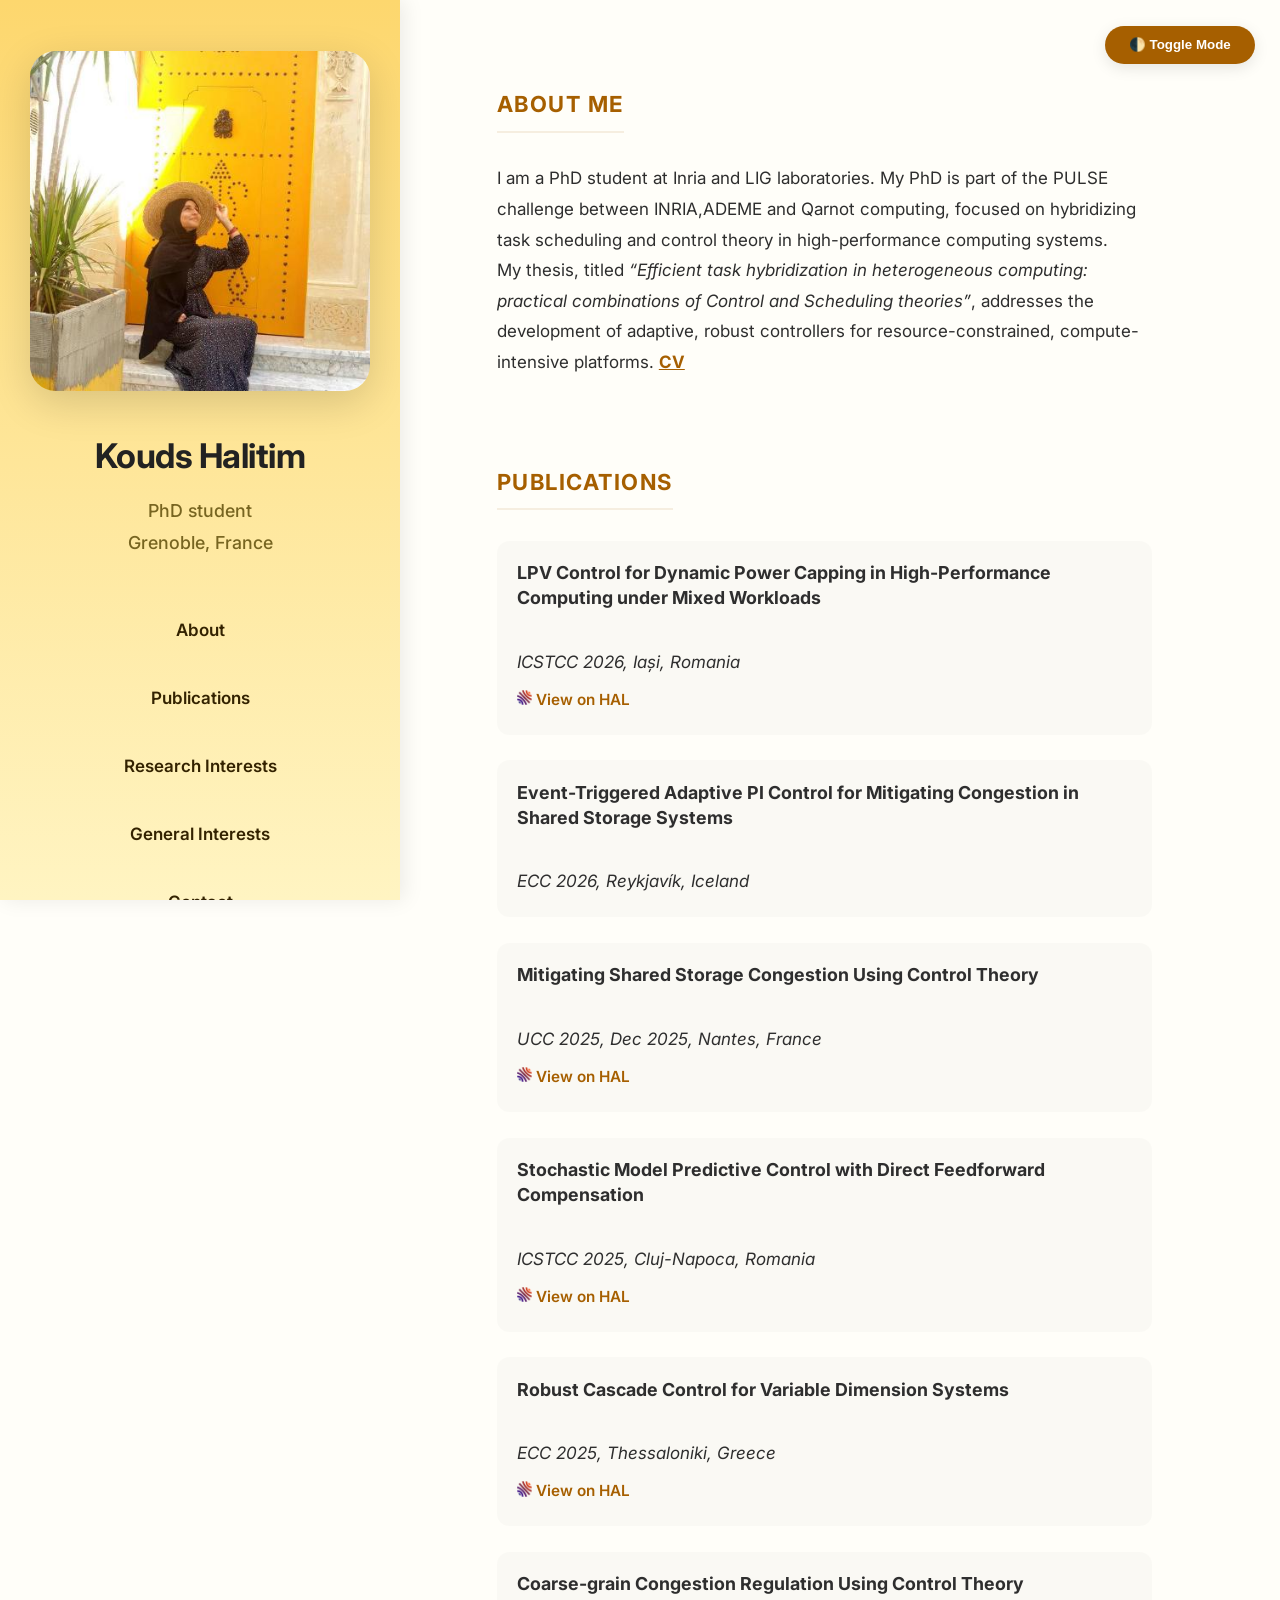
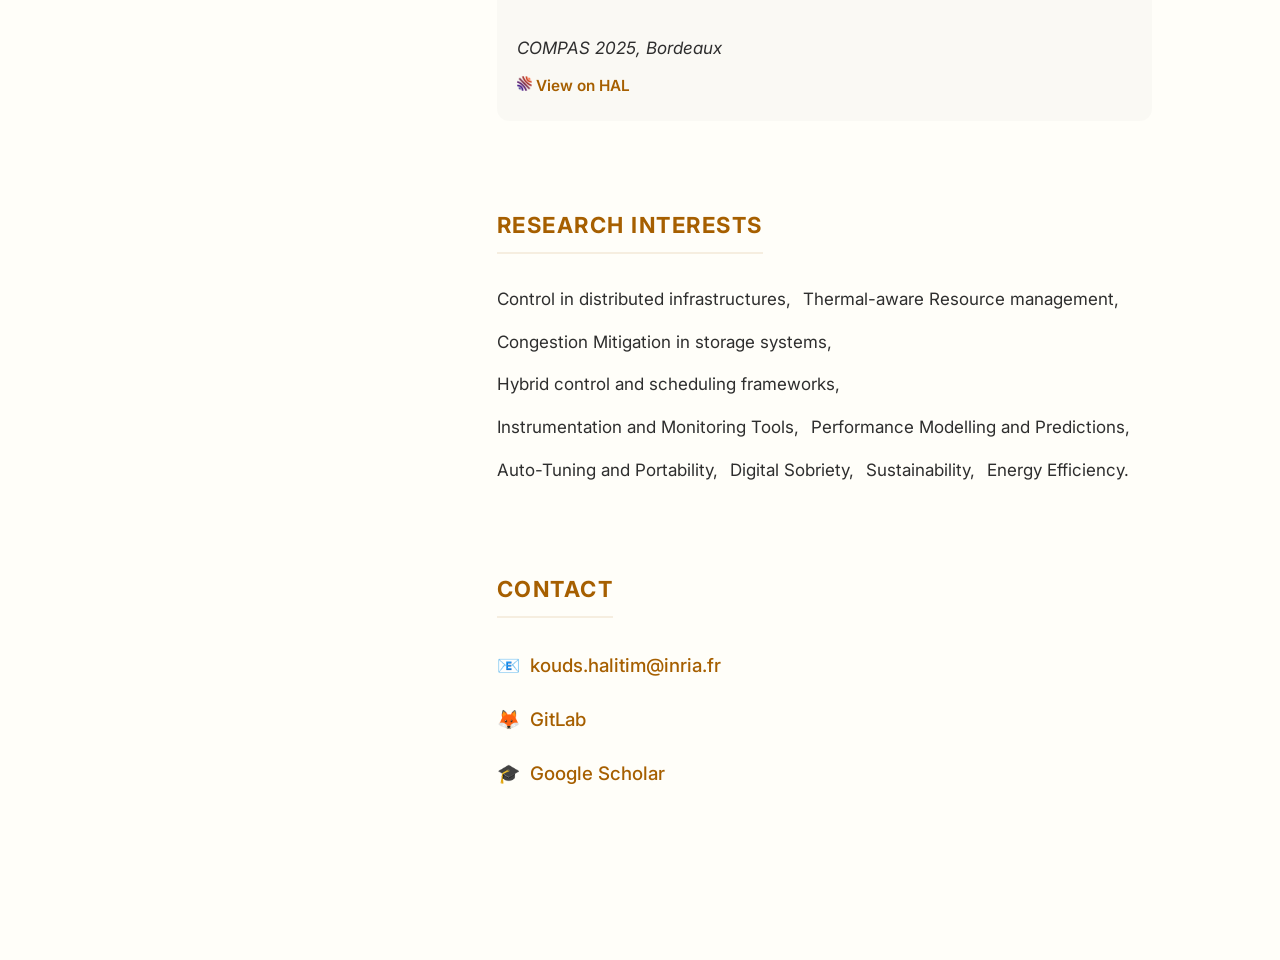
<file: index.html>
<!DOCTYPE html>
<html lang="en">
<head>
  <meta charset="UTF-8" />
  <meta name="viewport" content="width=device-width, initial-scale=1.0" />
  <title>Kouds Halitim | PhD Student</title>
  <meta name="description" content="Portfolio of Kouds Halitim" />
  <link rel="stylesheet" href="styles.css">
  <link rel="preconnect" href="https://fonts.googleapis.com">
  <link rel="preconnect" href="https://fonts.gstatic.com" crossorigin>
  <link href="https://fonts.googleapis.com/css2?family=Inter:wght@400;500;600;700&display=swap" rel="stylesheet">
  <script>
    function toggleTheme() {
      document.body.classList.toggle('dark-mode');
    }
  </script>
</head>
<body>

  <button class="theme-toggle" onclick="toggleTheme()">🌓 Toggle Mode</button>

  <div class="layout">
    <aside class="sidebar">
      <div class="profile-container">
        <img src="88205726.jpeg" alt="Kouds Halitim" class="profile-pic" />
      </div>
      <h1>Kouds Halitim</h1>
      <p class="tagline">PhD student<br/>Grenoble, France</p>
      
      <nav>
        <ul>
          <li><a href="#about">About</a></li>
          <li><a href="#publications">Publications</a></li>
          <li><a href="#research">Research Interests</a></li>
          <li><a href="interests.html">General Interests</a></li>
          <li><a href="#contact">Contact</a></li>
        </ul>
      </nav>
    </aside>

    <main class="main">
      <section id="about">
        <h2>About Me</h2>
        <p>I am a PhD student at Inria and LIG laboratories. My PhD is part of the PULSE challenge between INRIA,ADEME and Qarnot computing, focused on hybridizing task scheduling and control theory in high-performance computing systems.</p>
        <p>My thesis, titled <em>“Efficient task hybridization in heterogeneous computing: practical combinations of Control and Scheduling theories”</em>, addresses the development of adaptive, robust controllers for resource-constrained, compute-intensive platforms.
       <a href="Academic_CV.pdf" target="_blank" style="color: #a65f00; font-weight: bold;">
        CV
      </a> 
        </p>
        
      </section>

      <section id="publications">
        <h2>Publications</h2>
        <ul class="publications-list">
           <li>
            <strong>LPV Control for Dynamic Power Capping in High-Performance Computing under Mixed Workloads</strong><br />
            <span><em>ICSTCC 2026, Iași, Romania</em></span><br />
            <a href="https://hal.science/hal-05708500" target="_blank"> <img src= "hal-logo-header.png" alt="Hal logo" style="height:1em; vertical-align:text-top; right-margin:5px;"> View on HAL</a>

          </li>
          <li>
            <strong>Event-Triggered Adaptive PI Control for Mitigating Congestion in Shared Storage Systems</strong><br />
            <span><em>ECC 2026, Reykjavík, Iceland</em></span>
          </li>
          <li>
            <strong>Mitigating Shared Storage Congestion Using Control Theory</strong><br />
            <span><em>UCC 2025, Dec 2025, Nantes, France</em></span><br />
            <a href="https://cnrs.hal.science/LIG/hal-05368563v1" target="_blank"> <img src= "hal-logo-header.png" alt="Hal logo" style="height:1em; vertical-align:text-top; right-margin:5px;"> View on HAL</a>
          </li>
          <li>
            <strong>Stochastic Model Predictive Control with Direct Feedforward Compensation</strong><br />
            <span><em>ICSTCC 2025, Cluj-Napoca, Romania</em></span><br />
            <a href="https://hal.science/hal-05210549v1" target="_blank"> <img src="hal-logo-header.png" alt="HAL logo" style="height:1em; vertical-align:text-top; right-margin:5px;"> View on HAL</a>
          </li>
          <li>
            <strong>Robust Cascade Control for Variable Dimension Systems</strong><br />
            <span><em>ECC 2025, Thessaloniki, Greece</em></span><br />
            <a href="https://hal.science/hal-05117585v1" target="_blank"><img src="hal-logo-header.png" alt="HAL logo" style="height:1em; vertical-align:text-top; right-margin:5px;"> View on HAL</a>
          </li>
          <li>
            <strong>Coarse-grain Congestion Regulation Using Control Theory</strong><br />
            <span><em>COMPAS 2025, Bordeaux</em></span><br />
            <a href="https://hal.science/hal-05075480v1" target="_blank"><img src="hal-logo-header.png" alt="HAL logo" style="height:1em; vertical-align:text-top; right-margin:5px;"> View on HAL</a>
          </li>
        </ul>
      </section>

      <section id="research">
        <h2>Research Interests</h2>
        <div class="research-container">
          <span>Control in distributed infrastructures, </span>
          <span>Thermal-aware Resource management, </span>
          <span>Congestion Mitigation in storage systems, </span>
          <span>Hybrid control and scheduling frameworks,</span>
          <span>Instrumentation and Monitoring Tools,</span>
          <span>Performance Modelling and Predictions,</span>
          <span>Auto-Tuning and Portability,</span>
          <span>Digital Sobriety,</span>
          <span>Sustainability,</span>
          <span>Energy Efficiency.</span>

        </div>
      </section>

      <section id="contact">
        <h2>Contact</h2>
        <ul class="contact-info">
          <li>📧 <a href="mailto:kouds.halitim@inria.fr">kouds.halitim@inria.fr</a></li>
          <li>🦊 <a href="https://gitlab.inria.fr/khalitim" target="_blank">GitLab</a></li>
          <li>🎓 <a href="https://scholar.google.com/citations?user=SqHRM-IAAAAJ&hl=en" target="_blank">Google Scholar</a></li>
        </ul>
      </section>
    </main>
  </div>
  <script data-goatcounter="https://portfolio-kouds.goatcounter.com/count"
          async src="//gc.zgo.at/count.js"></script>
  </script>
</body>
</html>
</file>
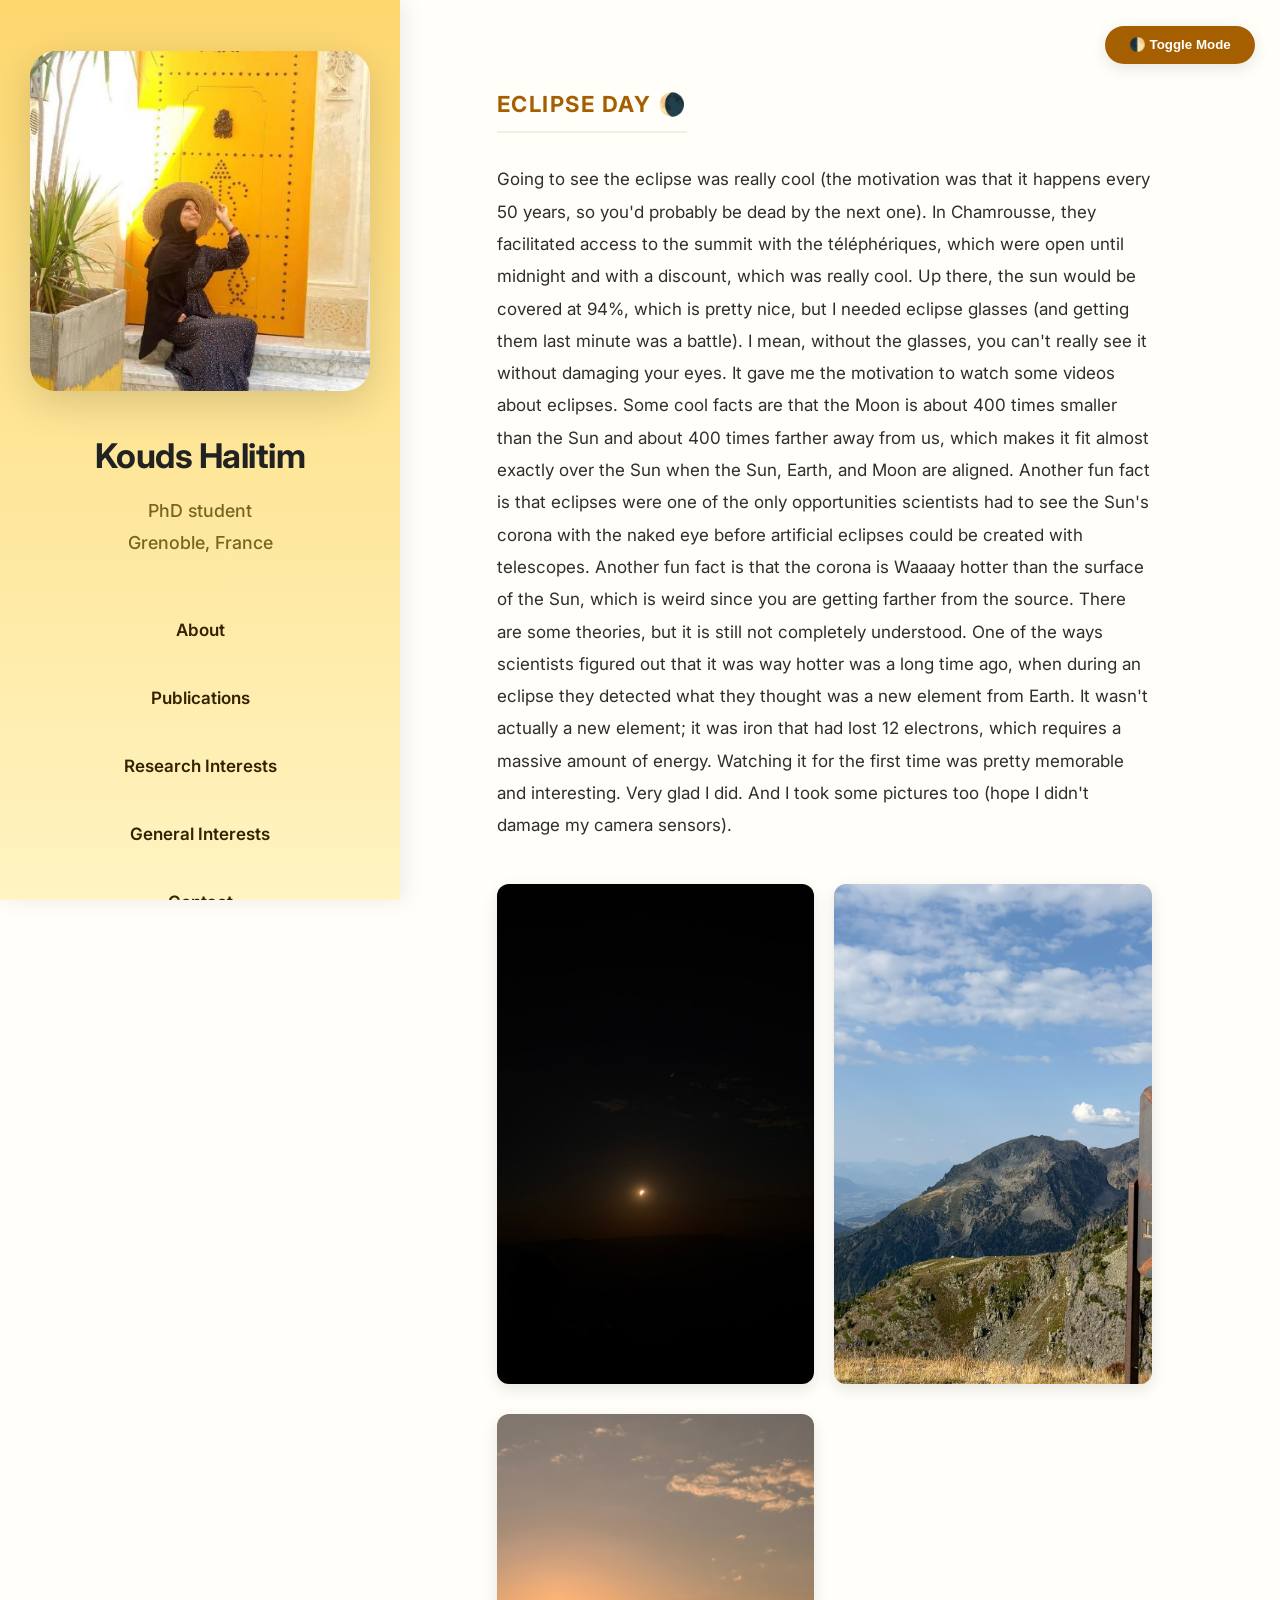
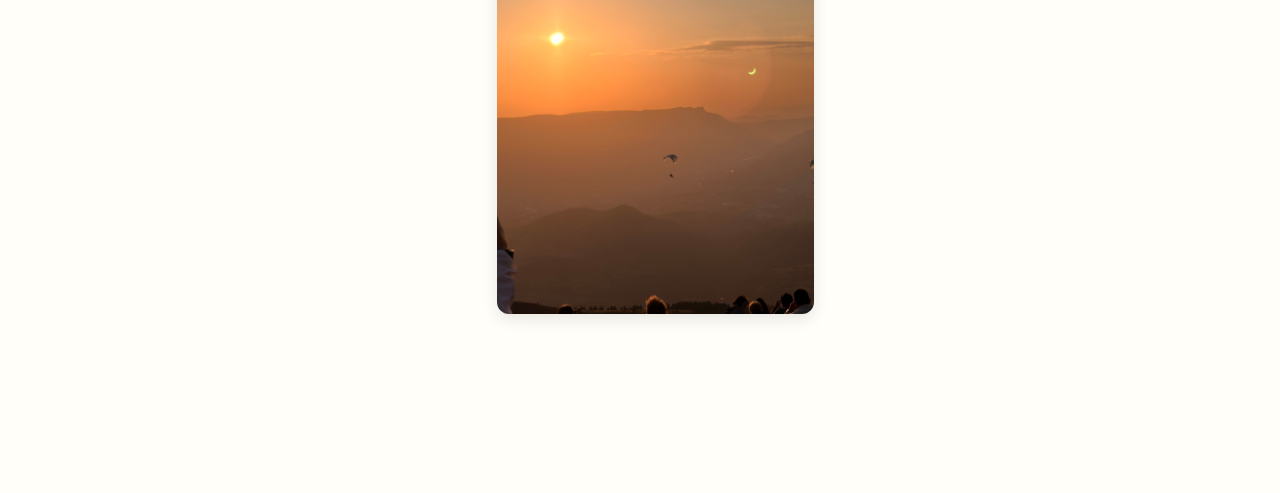
<file: eclipse.html>
<!DOCTYPE html>
<html lang="eng">
<head>
  <meta charset="UTF-8" />
  <meta name="viewport" content="width=device-width, initial-scale=1.0" />

  <title>Eclipse Day | Kouds Halitim</title>
  <meta name="description" content="My day watching the eclipse" />

  <link rel="stylesheet" href="styles.css">

  <link rel="preconnect" href="https://fonts.googleapis.com">
  <link rel="preconnect" href="https://fonts.gstatic.com" crossorigin>
  <link href="https://fonts.googleapis.com/css2?family=Inter:wght@400;500;600;700&display=swap" rel="stylesheet">

  <script>
    function toggleTheme() {
      document.body.classList.toggle('dark-mode');
    }
  </script>
</head>

<body>

  <button class="theme-toggle" onclick="toggleTheme()">🌓 Toggle Mode</button>

  <div class="layout">

    <aside class="sidebar">

      <div class="profile-container">
        <img src="88205726.jpeg" alt="Kouds Halitim" class="profile-pic" />
      </div>

      <h1>Kouds Halitim</h1>

      <p class="tagline">
        PhD student<br/>
        Grenoble, France
      </p>

      <nav>
        <ul>
          <li><a href="index.html#about">About</a></li>
          <li><a href="index.html#publications">Publications</a></li>
          <li><a href="index.html#research">Research Interests</a></li>
          <li><a href="interests.html">General Interests</a></li>
          <li><a href="index.html#contact">Contact</a></li>
        </ul>
      </nav>

    </aside>


    <main class="main">

      <section class="blog-post-full">

        <h2>Eclipse Day 🌘</h2>

        <p>
Going to see the eclipse was really cool (the motivation was that it happens every 50 years, so you'd probably be dead by the next one). In Chamrousse, they facilitated access to the summit with the téléphériques, which were open until midnight and with a discount, which was really cool. Up there, the sun would be covered at 94%, which is pretty nice, but I needed eclipse glasses (and getting them last minute was a battle). I mean, without the glasses, you can't really see it without damaging your eyes.

It gave me the motivation to watch some videos about eclipses. Some cool facts are that the Moon is about 400 times smaller than the Sun and about 400 times farther away from us, which makes it fit almost exactly over the Sun when the Sun, Earth, and Moon are aligned. Another fun fact is that eclipses were one of the only opportunities scientists had to see the Sun's corona with the naked eye before artificial eclipses could be created with telescopes.

Another fun fact is that the corona is Waaaay hotter than the surface of the Sun, which is weird since you are getting farther from the source. There are some theories, but it is still not completely understood. One of the ways scientists figured out that it was way hotter was a long time ago, when during an eclipse they detected what they thought was a new element from Earth. It wasn't actually a new element; it was iron that had lost 12 electrons, which requires a massive amount of energy.

Watching it for the first time was pretty memorable and interesting. Very glad I did. And I took some pictures too (hope I didn't damage my camera sensors).
        </p>


        <div class="photo-grid">

          <div class="photo-card">
            <img src="eclipse1.JPEG" alt="Eclipse">
          </div>

          <div class="photo-card">
            <img src="eclipse3.JPEG" alt="Eclipse">
          </div>

          <div class="photo-card">
            <img src="eclipse6.JPEG" alt="Eclipse">
          </div>

        </div>

      </section>

    </main>

  </div>

</body>
</html>
</file>
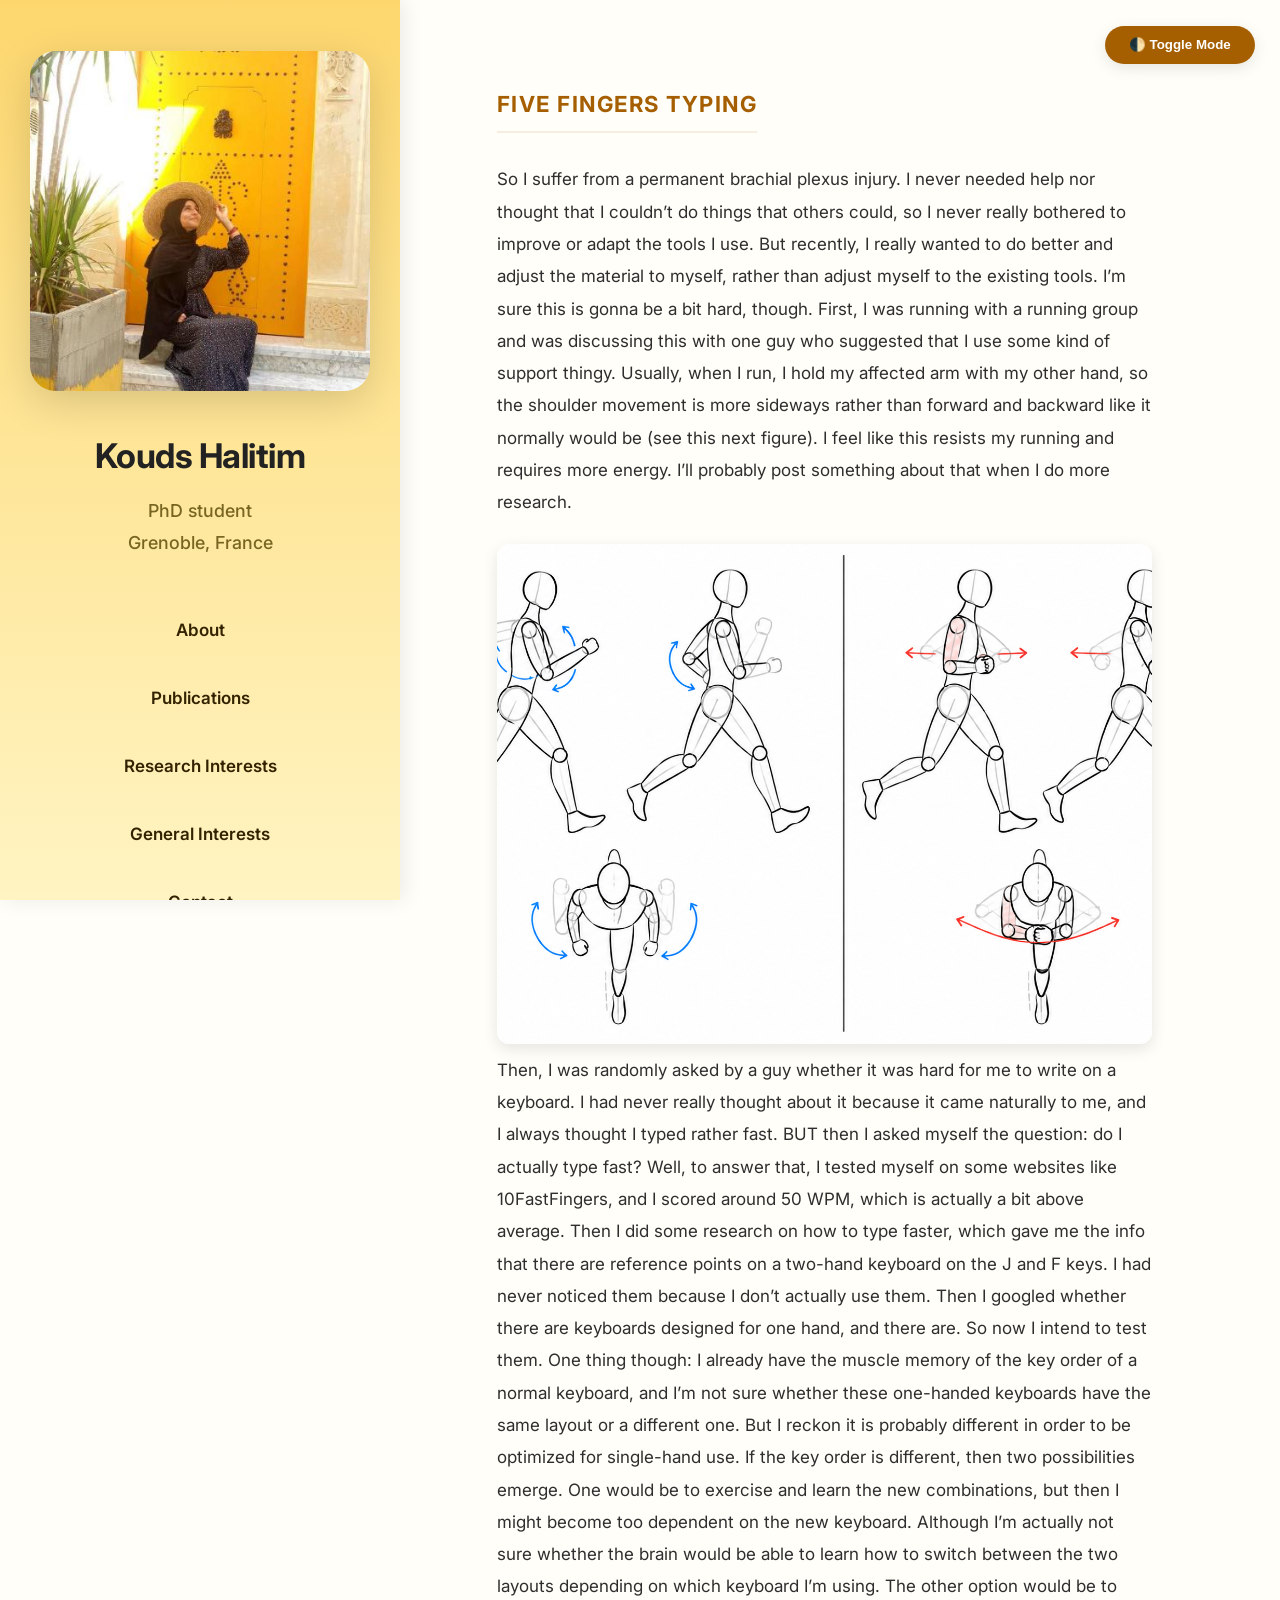
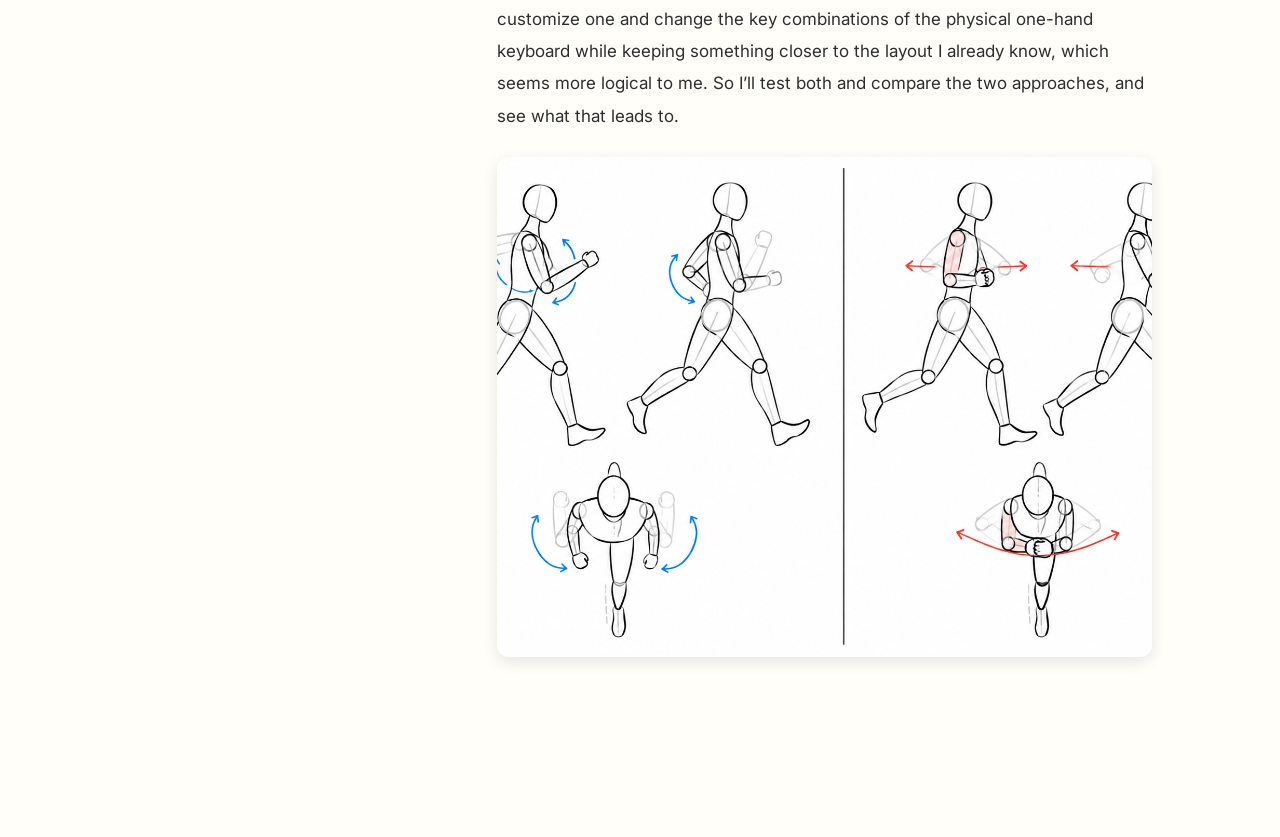
<file: FiveFingersKeyboard.html>
<!DOCTYPE html>
<html lang="eng">
<head>
  <meta charset="UTF-8" />
  <meta name="viewport" content="width=device-width, initial-scale=1.0" />

  <title>Eclipse Day | Kouds Halitim</title>
  <meta name="description" content="My day watching the eclipse" />

  <link rel="stylesheet" href="styles.css">

  <link rel="preconnect" href="https://fonts.googleapis.com">
  <link rel="preconnect" href="https://fonts.gstatic.com" crossorigin>
  <link href="https://fonts.googleapis.com/css2?family=Inter:wght@400;500;600;700&display=swap" rel="stylesheet">

  <script>
    function toggleTheme() {
      document.body.classList.toggle('dark-mode');
    }
  </script>
</head>

<body>

  <button class="theme-toggle" onclick="toggleTheme()">🌓 Toggle Mode</button>

  <div class="layout">

    <aside class="sidebar">

      <div class="profile-container">
        <img src="88205726.jpeg" alt="Kouds Halitim" class="profile-pic" />
      </div>

      <h1>Kouds Halitim</h1>

      <p class="tagline">
        PhD student<br/>
        Grenoble, France
      </p>

      <nav>
        <ul>
          <li><a href="index.html#about">About</a></li>
          <li><a href="index.html#publications">Publications</a></li>
          <li><a href="index.html#research">Research Interests</a></li>
          <li><a href="interests.html">General Interests</a></li>
          <li><a href="index.html#contact">Contact</a></li>
        </ul>
      </nav>

    </aside>


    <main class="main">

      <section class="blog-post-full">

        <h2>Five Fingers Typing</h2>

        <p>
        So I suffer from a permanent brachial plexus injury. I never needed help nor thought that I couldn’t do things that others could, so I never really bothered to improve or adapt the tools I use. But recently, I really wanted to do better and adjust the material to myself, rather than adjust myself to the existing tools. I’m sure this is gonna be a bit hard, though.
        
        First, I was running with a running group and was discussing this with one guy who suggested that I use some kind of support thingy. Usually, when I run, I hold my affected arm with my other hand, so the shoulder movement is more sideways rather than forward and backward like it normally would be (see this next figure). I feel like this resists my running and requires more energy. I’ll probably post something about that when I do more research.
        </p>

          <div class="photo-card">
            <img src="running-plexus.png" alt="Eclipse">
          </div>

        <p>
        Then, I was randomly asked by a guy whether it was hard for me to write on a keyboard. I had never really thought about it because it came naturally to me, and I always thought I typed rather fast. BUT then I asked myself the question: do I actually type fast?
        
        Well, to answer that, I tested myself on some websites like 10FastFingers, and I scored around 50 WPM, which is actually a bit above average.
        
        Then I did some research on how to type faster, which gave me the info that there are reference points on a two-hand keyboard on the J and F keys. I had never noticed them because I don’t actually use them.
        
        Then I googled whether there are keyboards designed for one hand, and there are. So now I intend to test them.
        
        One thing though: I already have the muscle memory of the key order of a normal keyboard, and I’m not sure whether these one-handed keyboards have the same layout or a different one. But I reckon it is probably different in order to be optimized for single-hand use.
        
        If the key order is different, then two possibilities emerge.
        
        One would be to exercise and learn the new combinations, but then I might become too dependent on the new keyboard. Although I’m actually not sure whether the brain would be able to learn how to switch between the two layouts depending on which keyboard I’m using.
        
        The other option would be to customize one and change the key combinations of the physical one-hand keyboard while keeping something closer to the layout I already know, which seems more logical to me.
        
        So I’ll test both and compare the two approaches, and see what that leads to.

        </p>


          <div class="photo-card">
            <img src="running-plexus.png" alt="Eclipse">
          </div>


      </section>

    </main>

  </div>

</body>
</html>
</file>
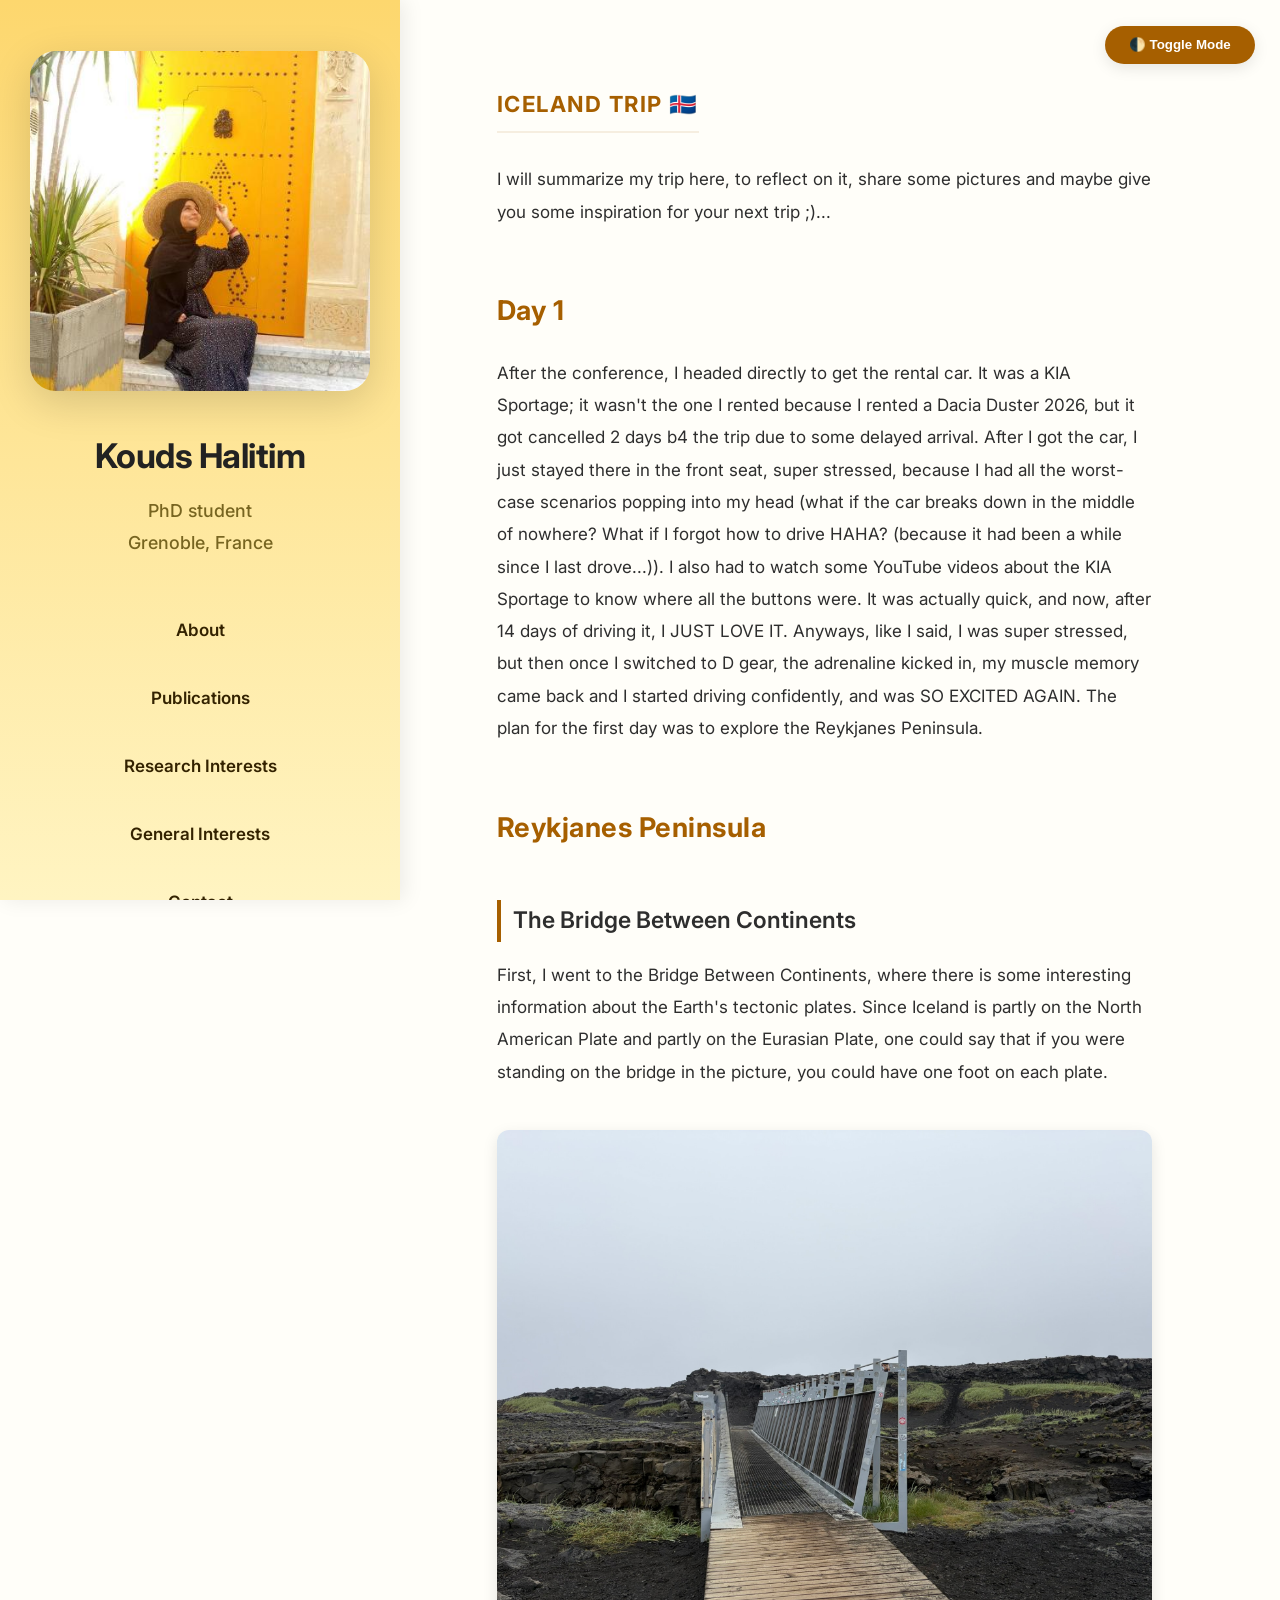
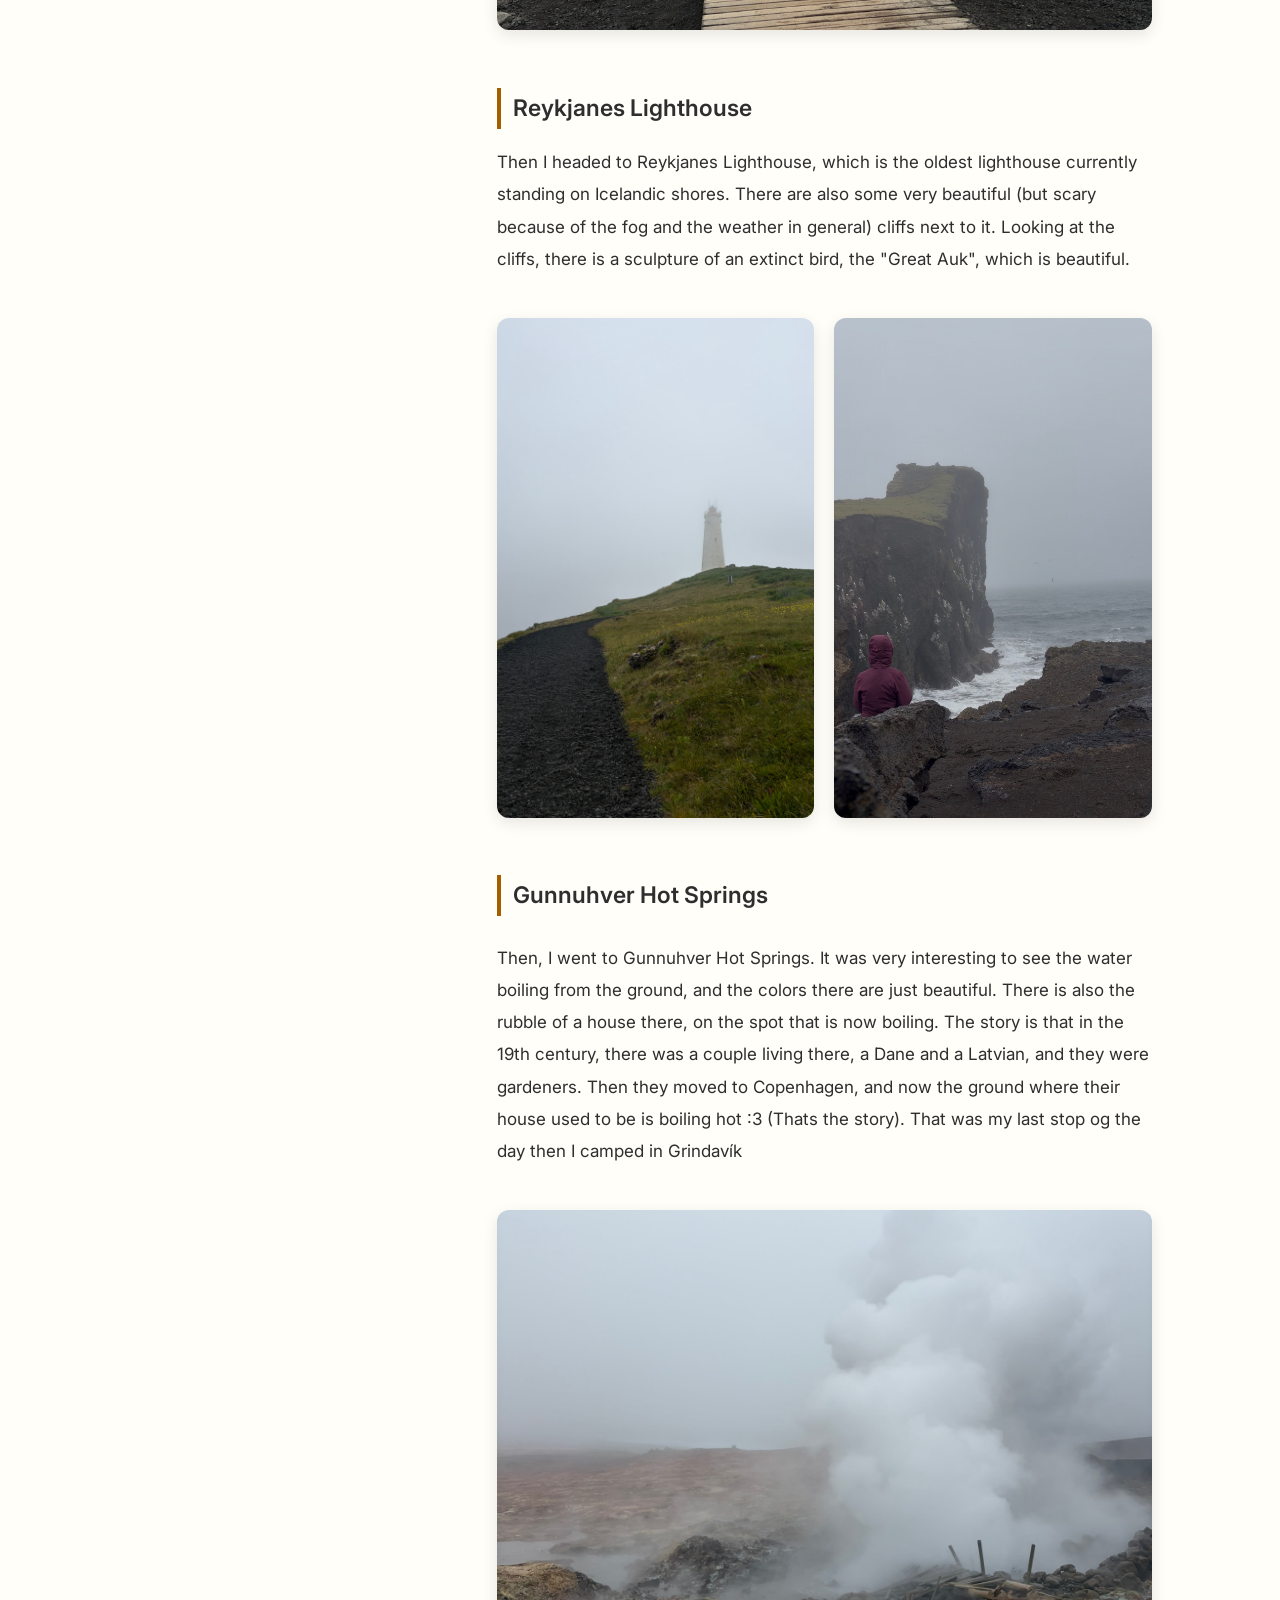
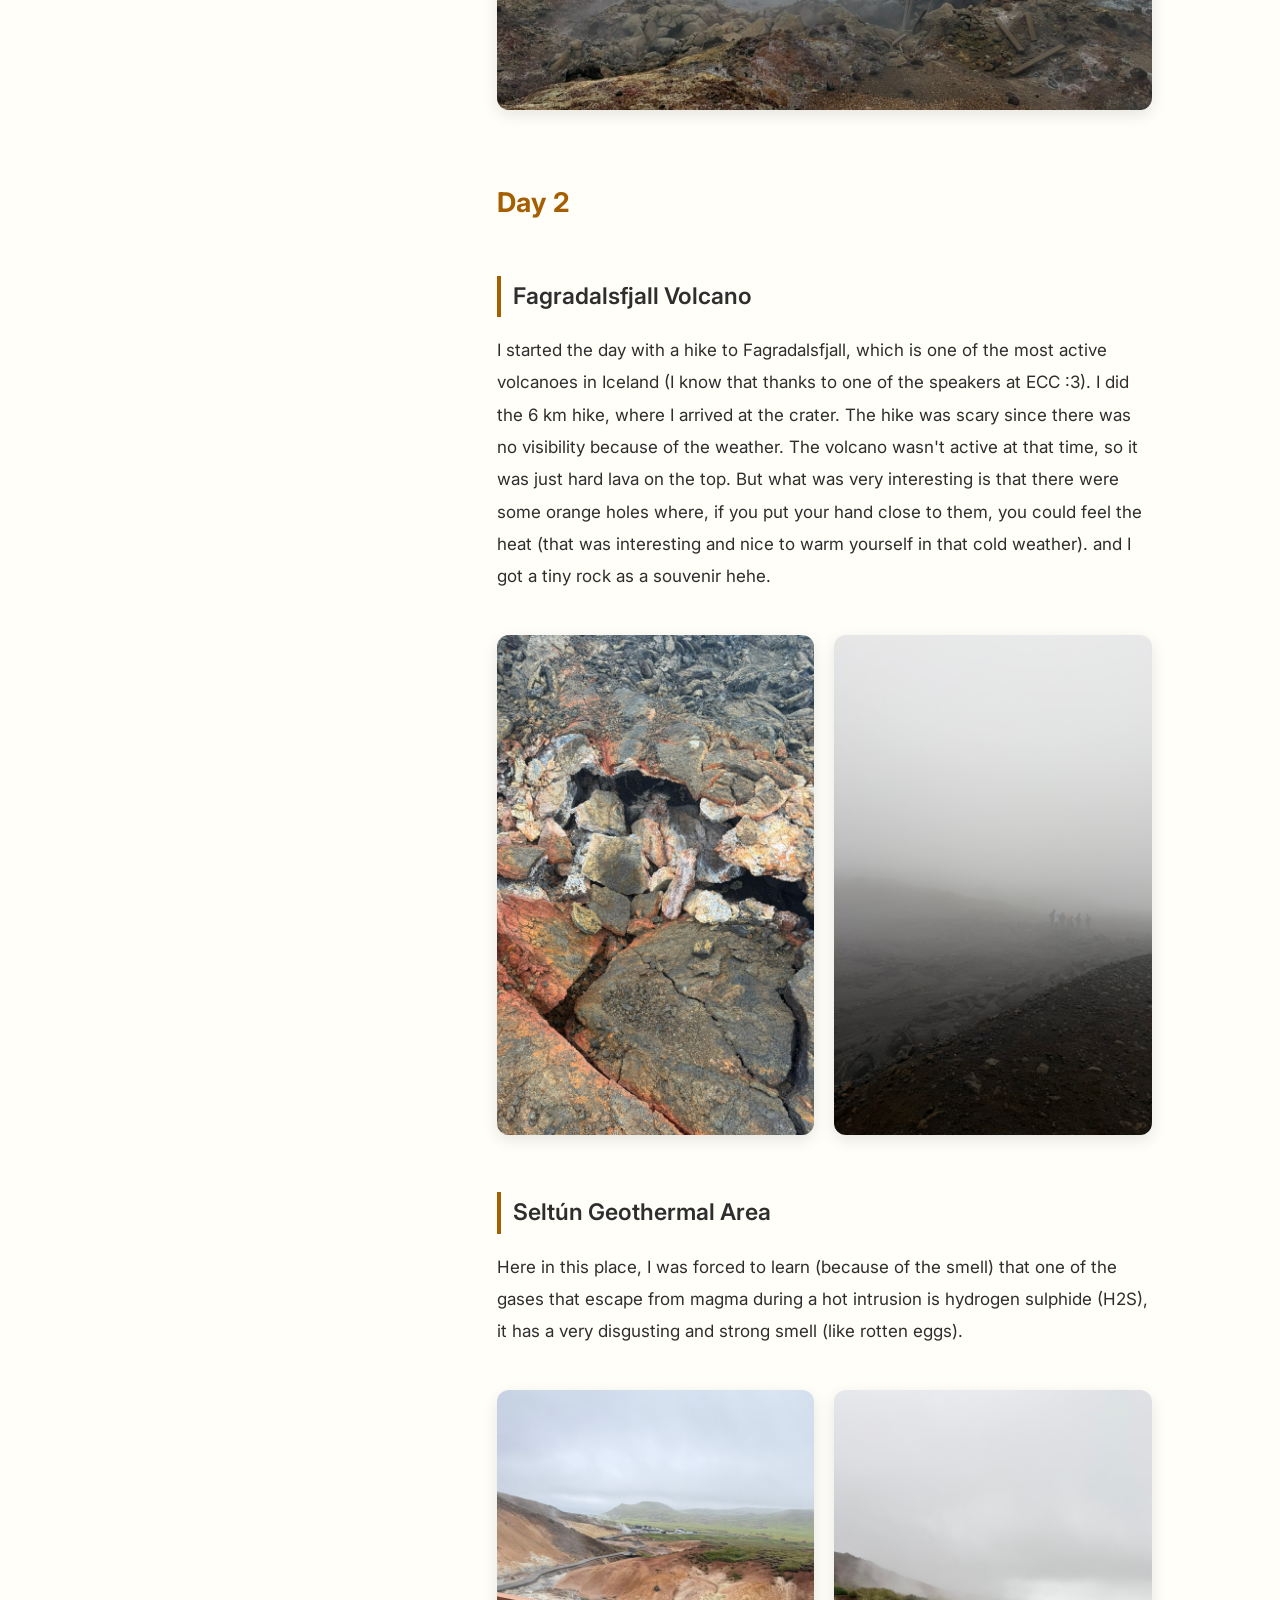
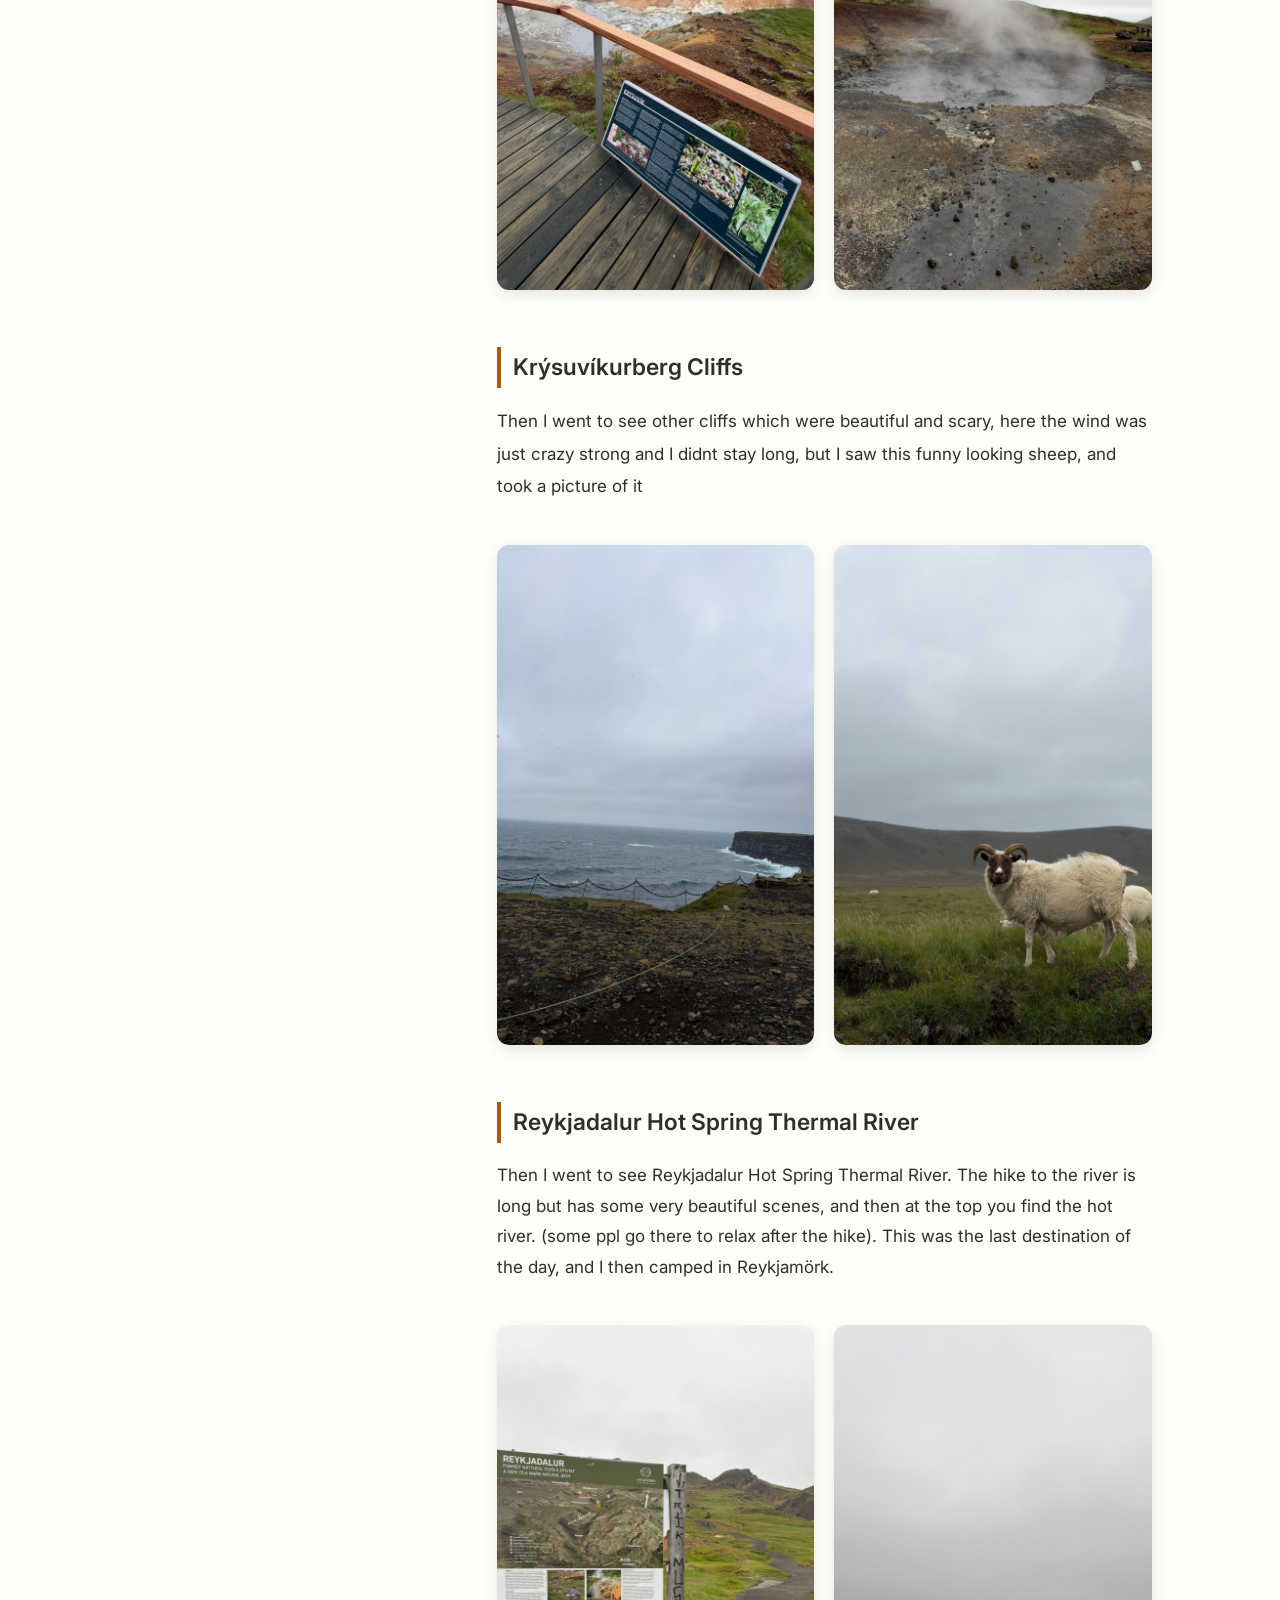
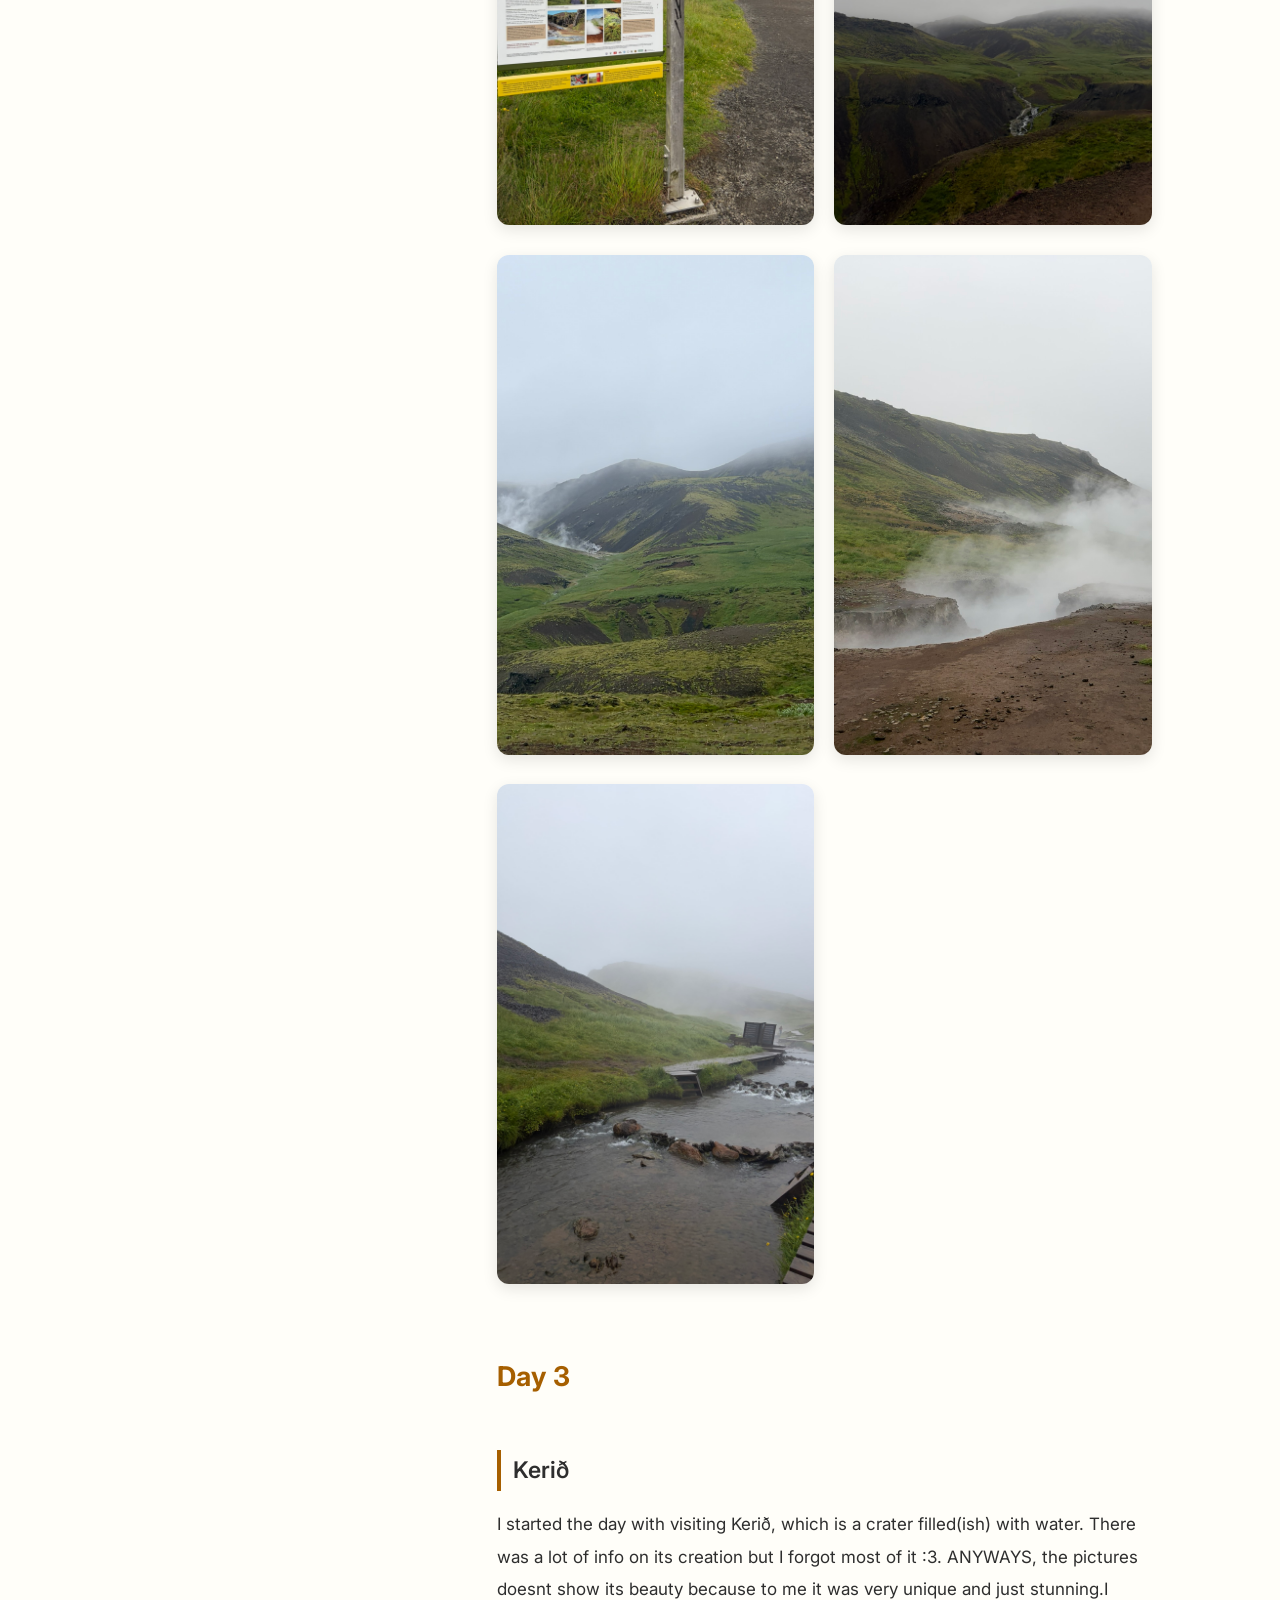
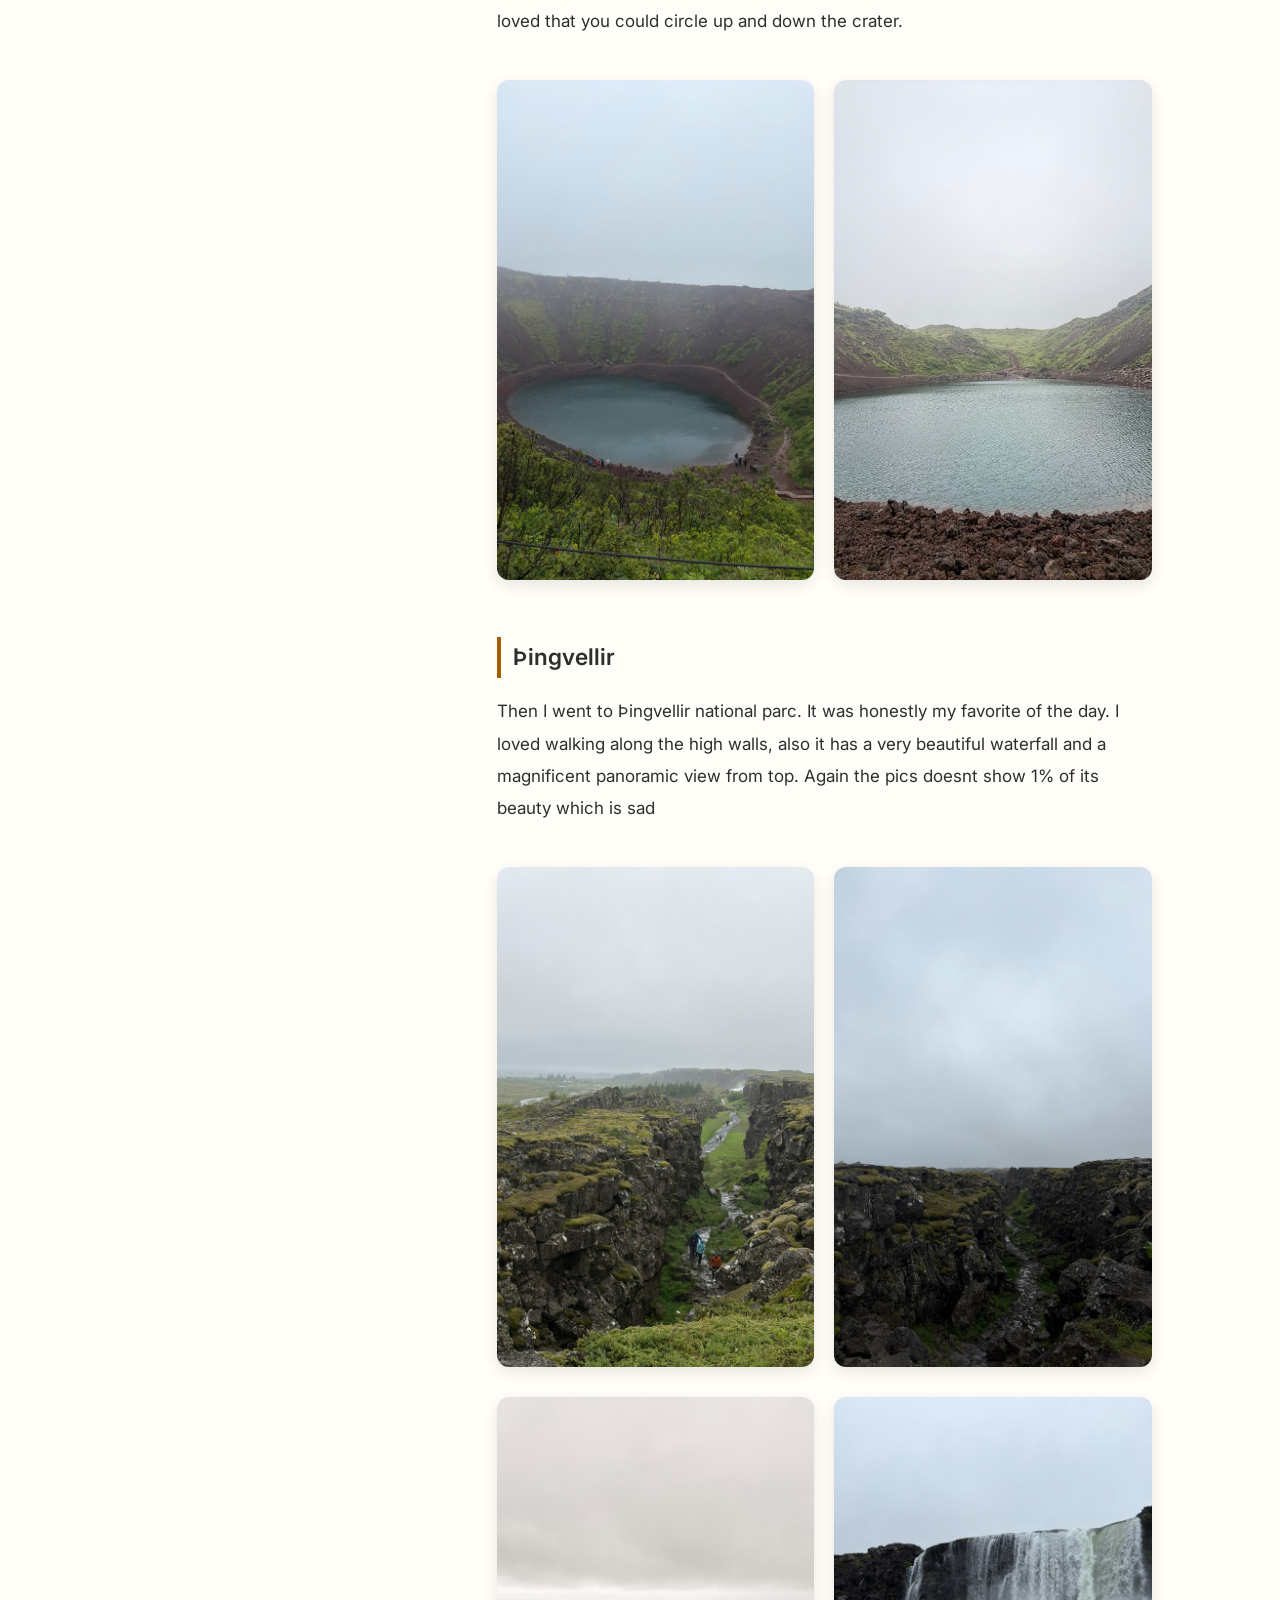
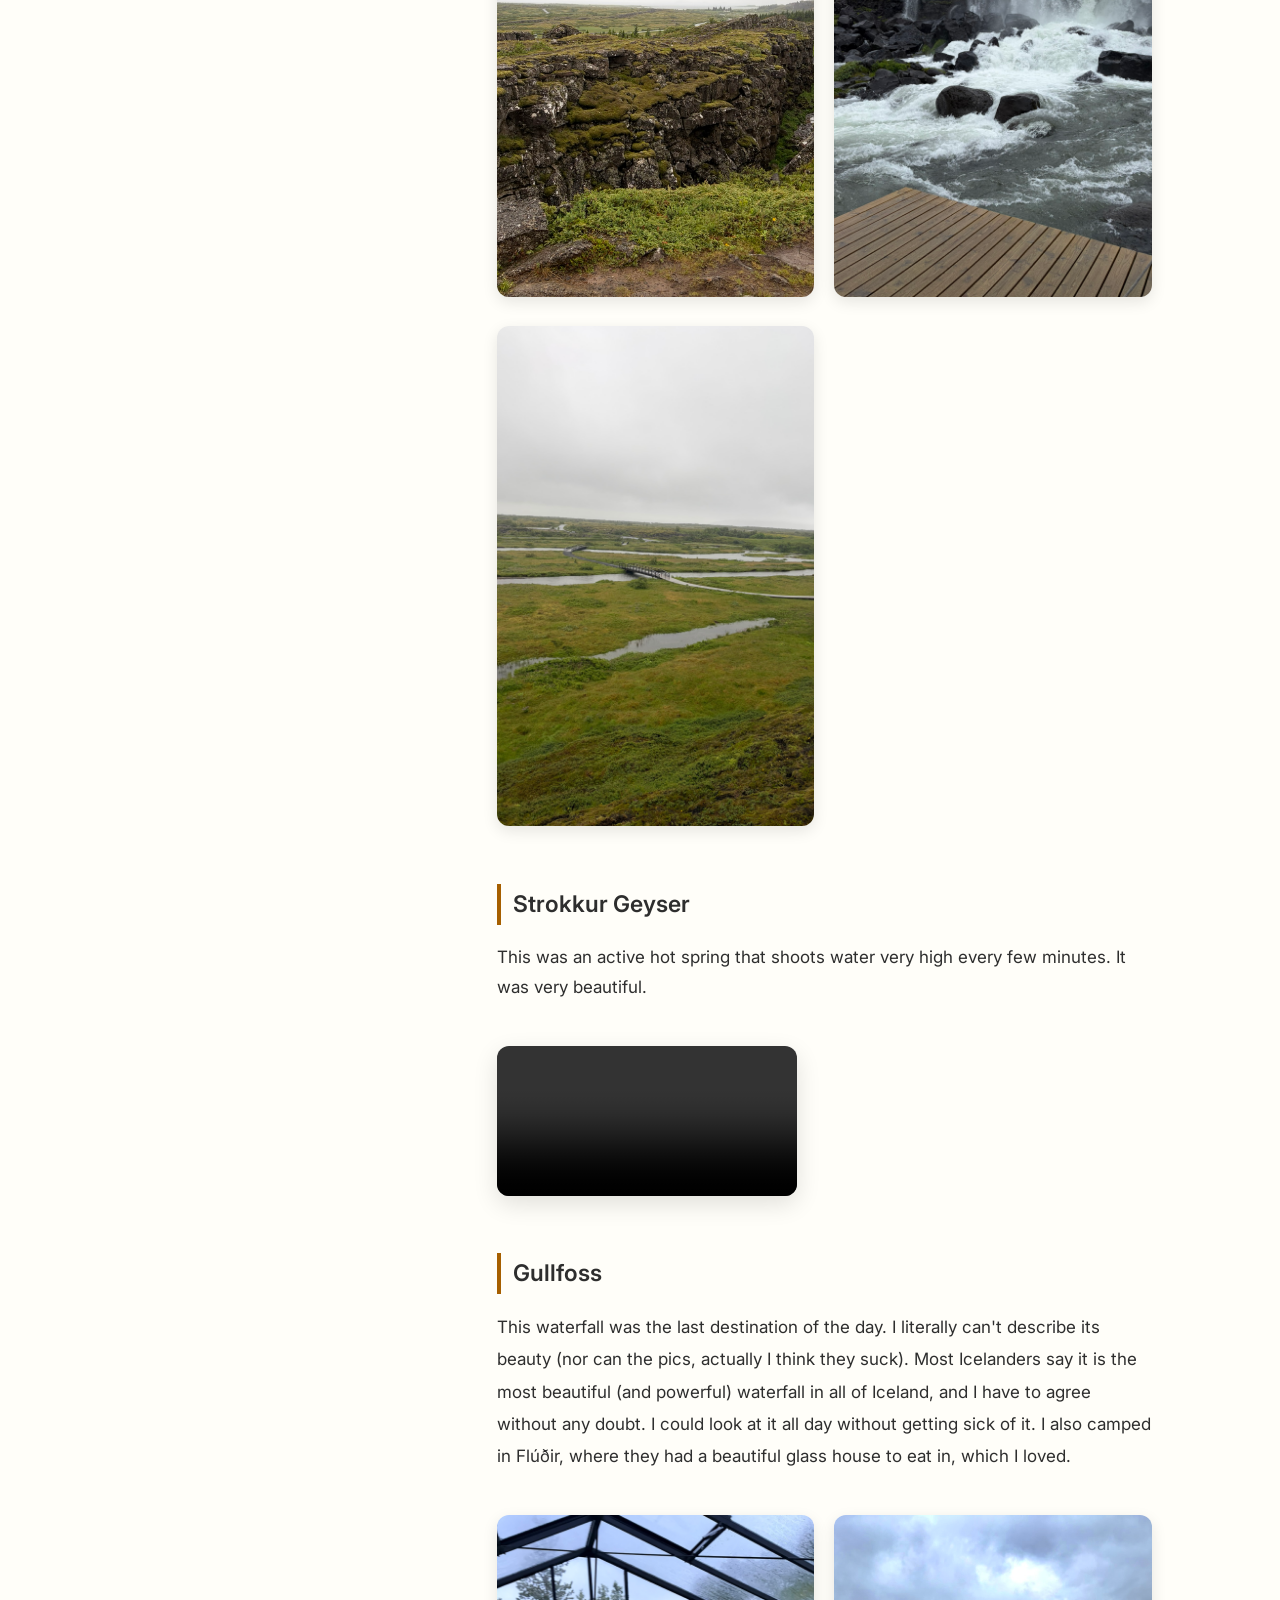
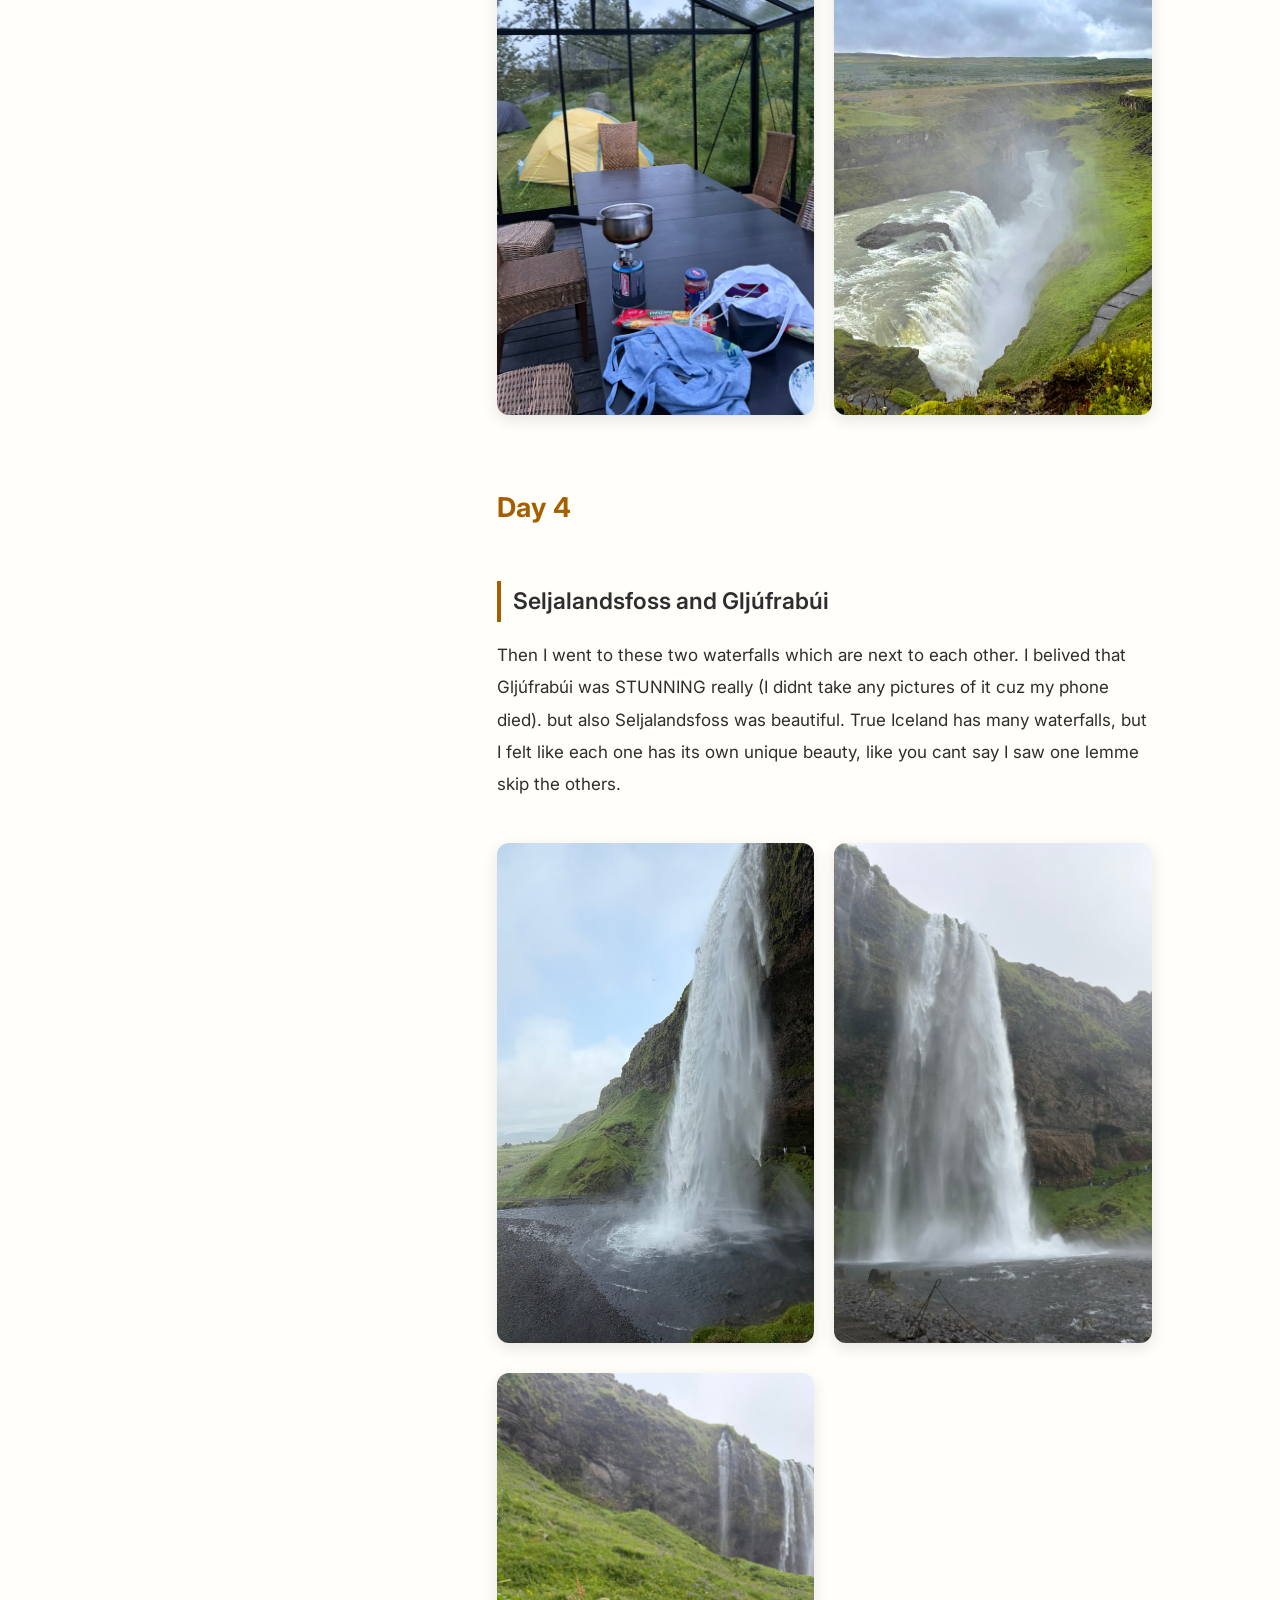
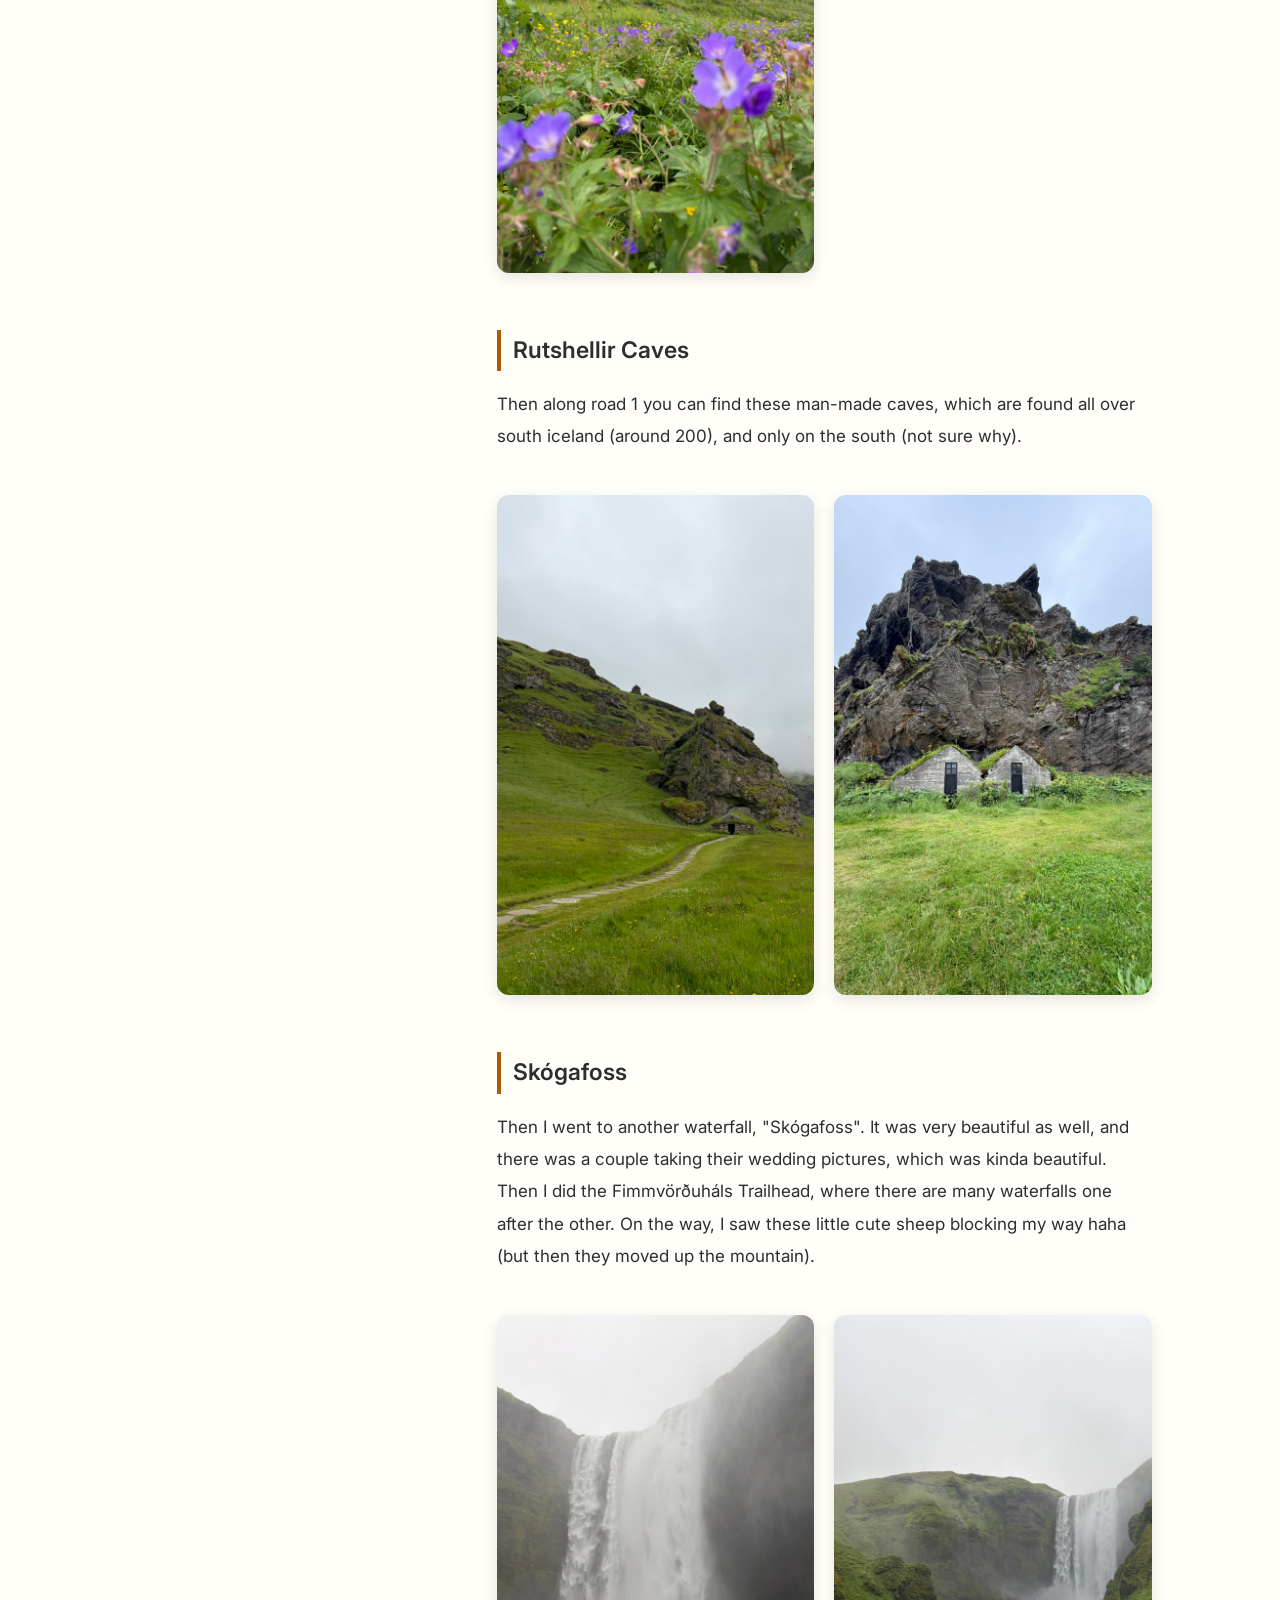
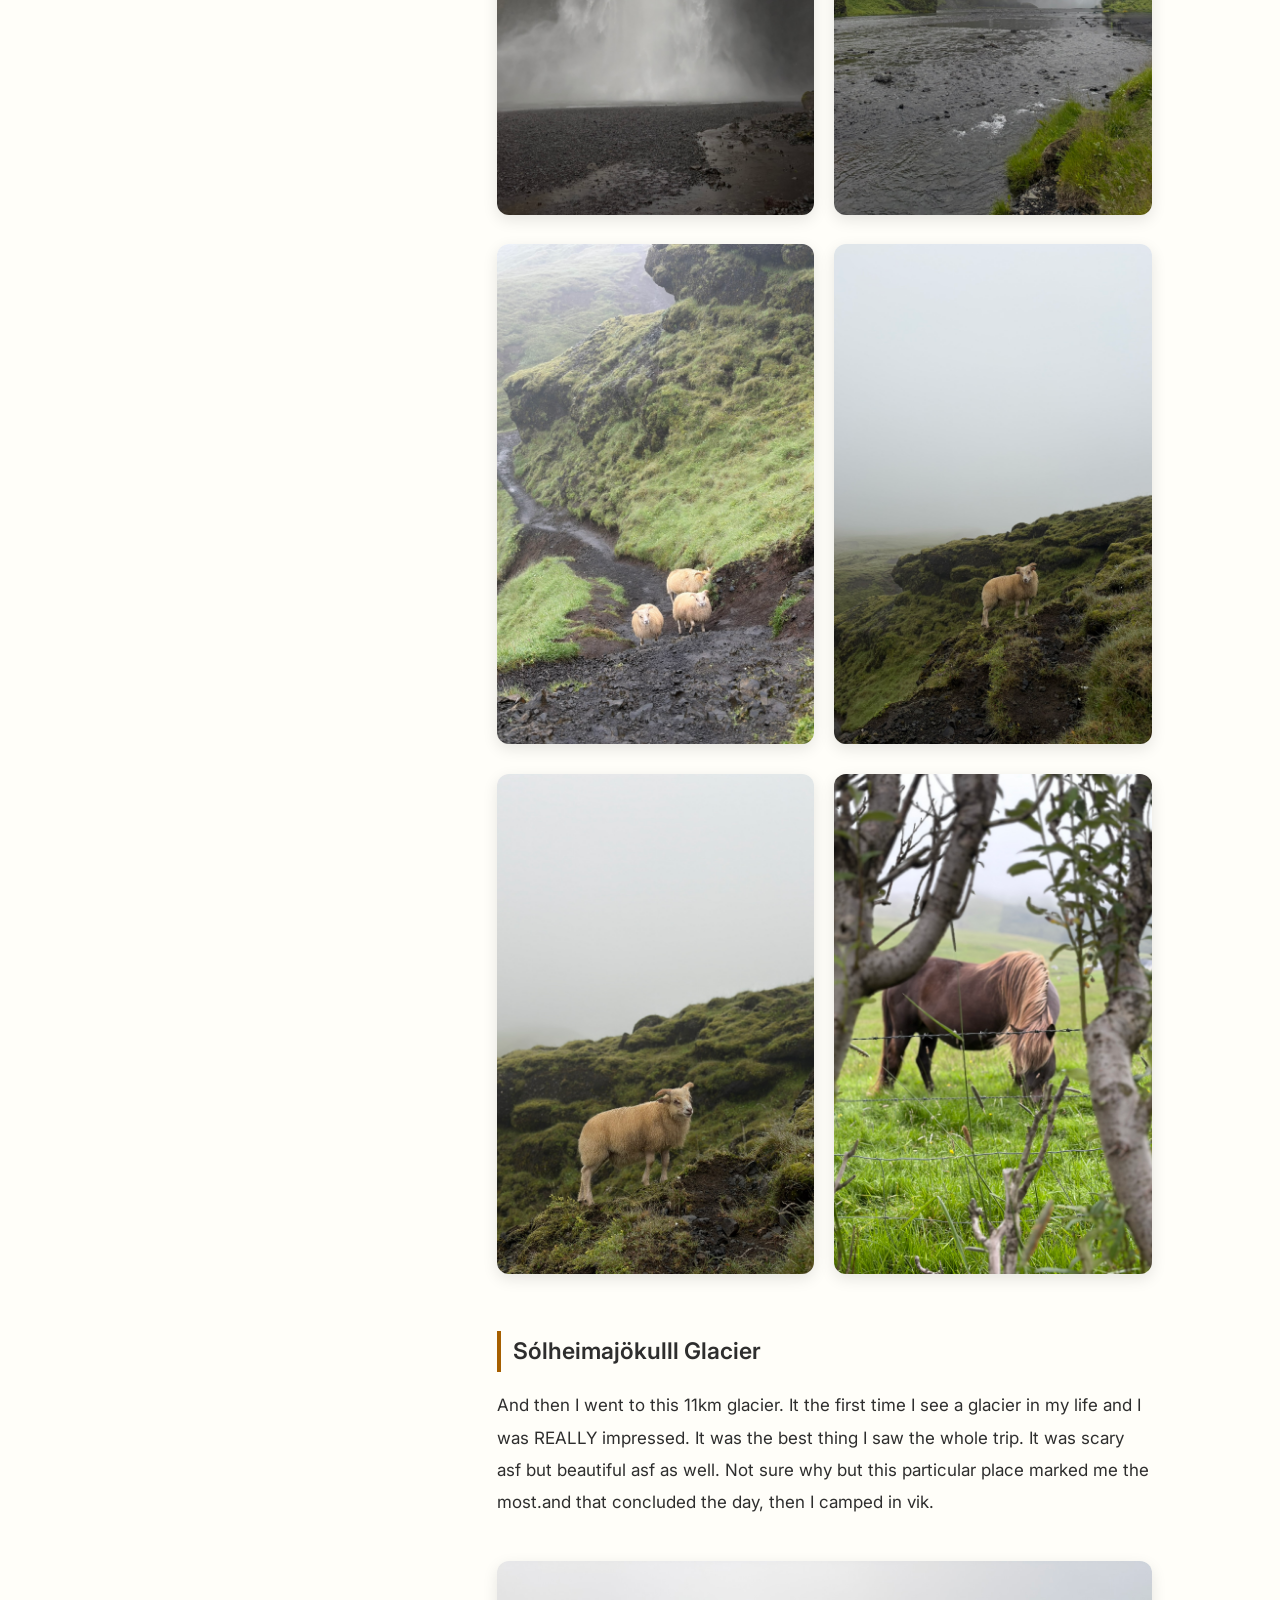
<file: iceland_trip.html>
<!DOCTYPE html>
<html lang="eng">
<head>
  <meta charset="UTF-8" />
  <meta name="viewport" content="width=device-width, initial-scale=1.0" />
  <title>Iceland Trip | Kouds Halitim</title>
  <meta name="description" content="Kouds Halitim's Iceland trip journal" />
  <link rel="stylesheet" href="styles.css">

  <link rel="preconnect" href="https://fonts.googleapis.com">
  <link rel="preconnect" href="https://fonts.gstatic.com" crossorigin>
  <link href="https://fonts.googleapis.com/css2?family=Inter:wght@400;500;600;700&display=swap" rel="stylesheet">

  <script>
    function toggleTheme() {
      document.body.classList.toggle('dark-mode');
    }
  </script>
</head>

<body>

<button class="theme-toggle" onclick="toggleTheme()">🌓 Toggle Mode</button>

<div class="layout">

  <aside class="sidebar">
    <div class="profile-container">
      <img src="88205726.jpeg" alt="Kouds Halitim" class="profile-pic" />
    </div>

    <h1>Kouds Halitim</h1>
    <p class="tagline">PhD student<br/>Grenoble, France</p>

    <nav>
      <ul>
        <li><a href="index.html#about">About</a></li>
        <li><a href="index.html#publications">Publications</a></li>
        <li><a href="index.html#research">Research Interests</a></li>
        <li><a href="interests.html">General Interests</a></li>
        <li><a href="index.html#contact">Contact</a></li>
      </ul>
    </nav>
  </aside>


  <main class="main">

    <section class="blog-post-full">

      <h2>Iceland Trip 🇮🇸</h2>

      <p>
  I will summarize my trip here, to reflect on it, share some pictures and maybe give you some inspiration for your next trip ;)...
      </p>
      <h3>Day 1</h3>
    <p> After the conference, I headed directly to get the rental car. It was a KIA Sportage; it wasn't the one I rented because I rented a Dacia Duster 2026, but it got cancelled 2 days b4 the trip due to some delayed arrival. 

After I got the car, I just stayed there in the front seat, super stressed, because I had all the worst-case scenarios popping into my head (what if the car breaks down in the middle of nowhere? What if I forgot how to drive HAHA? (because it had been a while since I last drove...)). 

I also had to watch some YouTube videos about the KIA Sportage to know where all the buttons were. It was actually quick, and now, after 14 days of driving it, I JUST LOVE IT. 

Anyways, like I said, I was super stressed, but then once I switched to D gear, the adrenaline kicked in, my muscle memory came back and I started driving confidently, and was SO EXCITED AGAIN. 

The plan for the first day was to explore the Reykjanes Peninsula.</p>
      <h3>Reykjanes Peninsula</h3>
      <h4>The Bridge Between Continents</h4>
     <p> First, I went to the Bridge Between Continents, where there is some interesting information about the Earth's tectonic plates. Since Iceland is partly on the North American Plate and partly on the Eurasian Plate, one could say that if you were standing on the bridge in the picture, you could have one foot on each plate.</p>
      <div class="photo-grid">
        <div class="photo-card">
          <img src="bridge_between_continents.JPEG" alt="bridge between continents, reykjanes peninsula">
          </div>
        </div>
      <h4>Reykjanes Lighthouse</h4>
  <p>
Then I headed to Reykjanes Lighthouse, which is the oldest lighthouse currently standing on Icelandic shores. There are also some very beautiful (but scary because of the fog and the weather in general) cliffs next to it. Looking at the cliffs, there is a sculpture of an extinct bird, the "Great Auk", which is beautiful.
</p>

    <div class="photo-grid">
    <div class="photo-card">
    <img src="reykjanes_lighthouse.JPEG" alt="Reykjanes Lighthouse">  
    </div>
    <div class="photo-card">
    <img src="Valahnúkamöl.JPEG" alt="Valahnúkamöl">  
    </div>
    </div>
      <h4>Gunnuhver Hot Springs</h4>
  <p>
<p>
Then, I went to Gunnuhver Hot Springs. It was very interesting to see the water boiling from the ground, and the colors there are just beautiful. There is also the rubble of a house there, on the spot that is now boiling. 

The story is that in the 19th century, there was a couple living there, a Dane and a Latvian, and they were gardeners. Then they moved to Copenhagen, and now the ground where their house used to be is boiling hot :3 (Thats the story). That was my last stop og the day then I camped in Grindavík</p>

            <div class="photo-grid">
        <div class="photo-card">
          <img src="grunnuhver.JPEG" alt="Grunnuhver Hot Springs">
          </div>
        </div>

        <h3>Day 2</h3>
            <h4>Fagradalsfjall Volcano</h4>
<p>
I started the day with a hike to Fagradalsfjall, which is one of the most active volcanoes in Iceland (I know that thanks to one of the speakers at ECC :3). I did the 6 km hike, where I arrived at the crater. The hike was scary since there was no visibility because of the weather. 

The volcano wasn't active at that time, so it was just hard lava on the top. But what was very interesting is that there were some orange holes where, if you put your hand close to them, you could feel the heat (that was interesting and nice to warm yourself in that cold weather). and I got a tiny rock as a souvenir hehe.
</p>
                  <div class="photo-grid">
        <div class="photo-card">
          <img src="Fagradalsfjall1.JPEG" alt="Fagradalsfjall Volcano">
          </div>
          <div class="photo-card">
          <img src="Fagradalsfjall2.JPEG" alt="Fagradalsfjall Volcano">
          </div>
        </div>
     <h4>Seltún Geothermal Area</h4>
<p>
Here in this place, I was forced to learn (because of the smell) that one of the gases that escape from magma during a hot intrusion is hydrogen sulphide (H2S), it has a very disgusting and strong smell (like rotten eggs).
</p>
                        <div class="photo-grid">
        <div class="photo-card">
          <img src="sultan1.JPEG" alt="Seltún Geothermal Area">
          </div>
          <div class="photo-card">
          <img src="sultan2.JPEG" alt="Seltún Geothermal Area">
          </div>
        </div>
     <h4>Krýsuvíkurberg Cliffs</h4>
<p>Then I went to see other cliffs which were beautiful and scary, here the wind was just crazy strong and I didnt stay long, but I saw this funny looking sheep, and took a picture of it</p>  
                        <div class="photo-grid">
        <div class="photo-card">
          <img src="Krýsuvíkurberg-Cliffs1.JPEG" alt="Krýsuvíkurberg Cliffs">
          </div>
          <div class="photo-card">
          <img src="Krýsuvíkurberg-Cliffs2.JPEG" alt="Krýsuvíkurberg Cliffs">
          </div>
        </div>
      <h4>Reykjadalur Hot Spring Thermal River</h4>
      Then I went to see Reykjadalur Hot Spring Thermal River. The hike to the river is long but has some very beautiful scenes, and then at the top you find the hot river. (some ppl go there to relax after the hike). This was the last destination of the day, and I then camped in Reykjamörk. 
        <div class="photo-grid">
        <div class="photo-card">
          <img src="hot-river1.JPEG" alt="Reykjadalur Hot Spring Thermal River">
          </div>
          <div class="photo-card">
          <img src="hot-river2.JPEG" alt="Reykjadalur Hot Spring Thermal River">
          </div>
                  <div class="photo-card">
          <img src="hot-river3.JPEG" alt="Reykjadalur Hot Spring Thermal River">
          </div>
                  <div class="photo-card">
          <img src="hot-river4.JPEG" alt="Reykjadalur Hot Spring Thermal River">
          </div>
                  <div class="photo-card">
          <img src="hot-river5.JPEG" alt="Reykjadalur Hot Spring Thermal River">
          </div>
        </div>
      <h3>Day 3</h3>
      <h4>Kerið</h4>
    <p>  I started the day with visiting Kerið, which is a crater filled(ish) with water. There was a lot of info on its creation but I forgot most of it :3. ANYWAYS, the pictures doesnt show its beauty because to me it was very unique and just stunning.I loved that you could circle up and down the crater.</p>
                        <div class="photo-grid">
        <div class="photo-card">
          <img src="Kerið1.JPEG" alt="Kerið">
          </div>
          <div class="photo-card">
          <img src="Kerið2.JPEG" alt="Kerið">
          </div>
        </div>
      <h4>Þingvellir</h4>
      <p>Then I went to Þingvellir national parc. It was honestly my favorite of the day. I loved walking along the high walls, also it has a very beautiful waterfall and a magnificent panoramic view from top. Again the pics doesnt show 1% of its beauty which is sad</p>
                              <div class="photo-grid">
        <div class="photo-card">
          <img src="Þingvellir1.JPEG" alt="Þingvellir">
          </div>
          <div class="photo-card">
          <img src="Þingvellir2.JPEG" alt="Þingvellir">
          </div>
                                          <div class="photo-card">
          <img src="Þingvellir3.JPEG" alt="Þingvellir">
          </div>
                                          <div class="photo-card">
          <img src="Þingvellir4.JPEG" alt="Þingvellir">
          </div>
                                          <div class="photo-card">
          <img src="Þingvellir5.JPEG" alt="Þingvellir">
          </div>
        </div>
      <h4>Strokkur Geyser</h4>
      This was an active hot spring that shoots water very high every few minutes. It was very beautiful. 
      <div class="blog-video">
  <video controls muted>
    <source src="geysir.MP4" type="video/mp4">
  </video>
</div>
      <h4>Gullfoss</h4>
<p>
This waterfall was the last destination of the day. I literally can't describe its beauty (nor can the pics, actually I think they suck). Most Icelanders say it is the most beautiful (and powerful) waterfall in all of Iceland, and I have to agree without any doubt. I could look at it all day without getting sick of it. 

I also camped in Flúðir, where they had a beautiful glass house to eat in, which I loved.
</p>
                        <div class="photo-grid">
        <div class="photo-card">
          <img src="gullfoss1.JPEG" alt="Gullfoss">
          </div>
          <div class="photo-card">
          <img src="gullfoss2.JPEG" alt="Gullfoss">
          </div>
        </div>
            <h3>Day 4</h3>
      <h4>Seljalandsfoss and Gljúfrabúi</h4>
<p> Then I went to these two waterfalls which are next to each other. I belived that Gljúfrabúi was STUNNING really (I didnt take any pictures of it cuz my phone died). but also Seljalandsfoss was beautiful. True Iceland has many waterfalls, but I felt like each one has its own unique beauty, like you cant say I saw one lemme skip the others. </p>
        <div class="photo-grid">
        <div class="photo-card">
          <img src="selj1.JPEG" alt="Seljalandsfoss">
          </div>
          <div class="photo-card">
          <img src="selj2.JPEG" alt="Seljalandsfoss">
          </div>
                    <div class="photo-card">
          <img src="selj3.JPEG" alt="Seljalandsfoss">
          </div>
        </div>
<h4> Rutshellir Caves </h4>
<p> Then along road 1 you can find these man-made caves, which are found all over south iceland (around 200), and only on the south (not sure why). </p>
              <div class="photo-grid">
        <div class="photo-card">
          <img src="man-caves1.JPEG" alt="Rutshellir Caves">
          </div>
          <div class="photo-card">
          <img src="man-caves2.JPEG" alt="Rutshellir Caves">
          </div>
        </div>
      <h4> Skógafoss </h4>
<p> Then I went to another waterfall, "Skógafoss". It was very beautiful as well, and there was a couple taking their wedding pictures, which was kinda beautiful. 

Then I did the Fimmvörðuháls Trailhead, where there are many waterfalls one after the other. On the way, I saw these little cute sheep blocking my way haha (but then they moved up the mountain).</p>
               <div class="photo-grid">
        <div class="photo-card">
          <img src="Skógafoss1.JPEG" alt="Skógafoss">
          </div>
          <div class="photo-card">
          <img src="Skógafoss2.JPEG" alt="Skógafoss">
          </div>
                           <div class="photo-card">
          <img src="Skógafoss3.JPEG" alt="Skógafoss">
          </div>
                           <div class="photo-card">
          <img src="Skógafoss4.JPEG" alt="Skógafoss">
          </div>
                           <div class="photo-card">
          <img src="Skógafoss5.JPEG" alt="Skógafoss">
          </div>
                                            <div class="photo-card">
          <img src="skogafoss.JPEG" alt="Skógafoss">
          </div>
        </div>
     <h4> Sólheimajökulll Glacier </h4>
   <p>   And then I went to this 11km glacier. It the first time I see a glacier in my life and I was REALLY impressed. It was the best thing I saw the whole trip. It was scary asf but beautiful asf as well. Not sure why but this particular place marked me the most.and that concluded the day, then I camped in vik. </p>
               <div class="photo-grid">
        <div class="photo-card">
          <img src="glacier1.JPEG" alt="Skógafoss">
          </div>
          </div>
      <h3>Day 5</h3>
      <h4> Reynisfjara aka Black sand beach</h4>
      <p> Then I went to the most famous black sand beack, with its hexagon shaped rocks, the weather was crazy tho.</p>
                     <div class="photo-grid">
        <div class="photo-card">
          <img src="black-sand-beach.JPEG" alt="Reynisfjara aka Black sand beach">
          </div>
          </div>
            <h4>Gígjagjá</h4>
<p>Then I went here. At first I didnt know what was famous. seriously i was looking for a while especially since google maps pics are sometimes misleading. but then I read the english name "Yoda cave". I never watched star wars, but I took a picture anyway, and the shape of the rock is interesting. Not sure if its natural tho.  </p>

                           <div class="photo-grid">
        <div class="photo-card">
          <img src="yoda-cave1.JPEG" alt="yoda cave">
          </div>
                                     <div class="photo-card">
          <img src="yoda-cave2.JPEG" alt="yoda cave">
          </div>
          </div>
          <h4>Fjaðrárgljúfur</h4>
<p>Then I went to see these canyons..., and ended the day in this very beautiful campsite, I think this campsite was the joy of the day really. </p>
      
                           <div class="photo-grid">
        <div class="photo-card">
          <img src="canyons1.JPEG" alt="Fjaðrárgljúfur">
          </div>
                                     <div class="photo-card">
          <img src="canyons2.JPEG" alt="Fjaðrárgljúfur">
          </div>
                                                                  <div class="photo-card">
          <img src="canyons3.JPEG" alt="Fjaðrárgljúfur">
          </div>
                                                                                               <div class="photo-card">
          <img src="canyons4.JPEG" alt="Fjaðrárgljúfur">
          </div>
                                                                                               <div class="photo-card">
          <img src="canyons5.JPEG" alt="Fjaðrárgljúfur">
          </div>
          </div>
      <h3>Day 6</h3>
<h4>National Parc of Skaftafell</h4>
      <p>Then I hiked over the national parc of skaftafell, where I visited Svartifoss waterfall, and some man-made caves (houses)</p>
                           <div class="photo-grid">
        <div class="photo-card">
          <img src="Svartifoss1.JPEG" alt="Svartifoss">
          </div>
                                     <div class="photo-card">
          <img src="Svartifoss2.JPEG" alt="Svartifoss">
          </div>
          </div>
      <h4>Jökulsárlón Glacier Lagoon</h4>
<p>
Then I went to Jökulsárlón Glacier Lagoon, which was next to the glacier and had big chunks of ice floating on the water. Some of the ice also lands on the beach (aka the Diamond Beach). 

There were also seals swimming in the lagoon, which was very nice to watch (good thing I bought 10 x 46 binoculars :3).
</p>

                                 <div class="photo-grid">
        <div class="photo-card">
          <img src="glacier-lagoon1.JPEG" alt="Jökulsárlón Glacier Lagoon">
          </div>
                                     <div class="photo-card">
          <img src="glacier-lagoon2.JPEG" alt="Jökulsárlón Glacier Lagoon">
          </div>
          </div>
      <h4>Stokksnes and Vestrahorn</h4>
      Then I went to this beach with these two mountains. It was SO NICE, and ppl were there calmly with their cameras. I really loved it SO FREAKING MUCH. especially that I arrived at sunset. There was also an old conserved viking village. when I finished exploring the beach I went to the village and I tried to do a shortcut where I was attacked by the great skua bird (I will leave his pic here). I FREAKED OUT cuz I didnt know what kind was it, so i thought it wanted to eat me. I RAN as fast as I could (btw I never been attacked by a bird before). then I looked it up and understood that it was defending its nest (which was nearby) my bad I shouldve stayed on the designated path. Then I went to Djúpivogur for camping (there was a campsite by the beach, I regret not staying in, the thing is I wanted to stick to my schedule)

                                       <div class="photo-grid">
        <div class="photo-card">
          <img src="Stokksnes1.JPEG" alt="Stokksnes and Vestrahorn">
          </div>
                                     <div class="photo-card">
          <img src="Stokksnes2.JPEG" alt="Stokksnes and Vestrahorn">
          </div>
                                                                              <div class="photo-card">
          <img src="Stokksnes3.JPEG" alt="Stokksnes and Vestrahorn">
          </div>
                                                                              <div class="photo-card">
          <img src="Stokksnes4.JPEG" alt="Stokksnes and Vestrahorn">
          </div>
                                                                              <div class="photo-card">
          <img src="Stokksnes5.JPEG" alt="Stokksnes and Vestrahorn">
          </div>
                                                                              <div class="photo-card">
          <img src="great-skua.jpg" alt="Stokksnes and Vestrahorn">
          </div>
          </div>
      <h4>Djúpivogur</h4>
      <p>I started the day with a visit to the town I camped in cuz it was calm and charming and by the harbor</p>
                                 <div class="photo-grid">
        <div class="photo-card">
          <img src="Djúpivogur1.JPEG" alt="Djúpivogur">
          </div>
                                     <div class="photo-card">
          <img src="Djúpivogur2.JPEG" alt="Djúpivogur">
          </div>
                                                                        <div class="photo-card">
          <img src="Djúpivogur3.JPEG" alt="Djúpivogur">
          </div>
                                                                        <div class="photo-card">
          <img src="Djúpivogur4.JPEG" alt="Djúpivogur">
          </div>
          </div>
      <h4>Hengifoss</h4>
      <p>Then i went to hengifoss (i think it is the tallest waterfall in iceland) the shade of red was very unique and beautiful. It doesnt look tall in my pic but it is very tall and huge, you can google pics taken by drones, they are way better. Then I finally camped to Then I camped in Borgarfjörður-Eystri.</p>
<div class="photo-grid">
  <div class="photo-card">
    <img src="hengifoss.JPEG" alt="hengifoss">
    </div>
  </div>
      
      <h3>Day 7</h3>
      <h4>Álfaborg Campsite - Borgarfjörður-Eystri</h4>
<p>Woke up, had breakfast then did a small hike around the campsite, its location was very beautiful. Then had launch and headed to the next location</p>      
                                 <div class="photo-grid">
        <div class="photo-card">
          <img src="campsite-puffins1.JPEG" alt="campsite-puffins">
          </div>
                                     <div class="photo-card">
          <img src="campsite-puffins2.JPEG" alt="campsite-puffins">
          </div>
                                                                        <div class="photo-card">
          <img src="campsite-puffins3.JPEG" alt="campsite-puffins">
          </div>
                                                                        <div class="photo-card">
          <img src="campsite-puffins4.JPEG" alt="campsite-puffins">
          </div>
                                                                                                           <div class="photo-card">
          <img src="campsite-puffins5.JPEG" alt="campsite-puffins">
          </div>
                                                                                                           <div class="photo-card">
          <img src="campsite-puffins6.JPEG" alt="campsite-puffins">
          </div>
          </div>
      
      <h4>Borgarfjarðarhöfn</h4>
      <p>Now this was very exciting as i got to see the puffins REALLY close, like i could grab them if i wanted to, and they were too chill around humans. And I dunno if its just me but i feel like they are always smiling and curious. These birds bring me inner peace, i just LOVE THEM and miss them already. I felt too humbled with my phone where people came with their 2m zoom cameras haha, but elhamduli’allah. Then i found this drawing book inside a bird watching cabin to draw a puffin and i did. I put here my drawing and the drawing i liked. Then I went to a campsite near Stuðlagil Canyon</p>
                                    <div class="photo-grid">
        <div class="photo-card">
          <img src="puffins1.JPEG" alt="Borgarfjarðarhöfn">
          </div>
                                              <div class="photo-card">
          <img src="puffins2.JPEG" alt="Borgarfjarðarhöfn">
          </div>
                                              <div class="photo-card">
          <img src="puffins3.JPEG" alt="Borgarfjarðarhöfn">
          </div>
                                              <div class="photo-card">
          <img src="puffins4.JPEG" alt="Borgarfjarðarhöfn">
          </div>
                                              <div class="photo-card">
          <img src="puffins5.JPEG" alt="Borgarfjarðarhöfn">
          </div>
                                              <div class="photo-card">
          <img src="puffins6.JPEG" alt="Borgarfjarðarhöfn">
          </div>
                                              <div class="photo-card">
          <img src="puffins7.JPEG" alt="Borgarfjarðarhöfn">
          </div>
                                              <div class="photo-card">
          <img src="puffins8.JPEG" alt="Borgarfjarðarhöfn">
          </div>
                                              <div class="photo-card">
          <img src="puffins9.JPEG" alt="Borgarfjarðarhöfn">
          </div>
        </div>
      <h3>Day 8</h3>
      <h4>Stuðlagil Canyon, Dettifoss and sellfoss waterfalls, and Ásbyrgi canyon</h4>
      <p>I started the day with a visit to the canyons, I also stayed for a hour or so just with my feet in the water, I just loved being there. I also went to see on the way the Stuðlagil waterfall. Then went to the hospitals cuz i cut my finger bad and had an infection, but in iceland the service is very quick and amazing even on a sunday, and they said it will be free of charge since i didnt have insurance, which was very kind, then went to dettifoss and sellfoss waterfalls. I loved the rocks field that surounded them. then went Ásbyrgi canyon (I stayed like 10min cuz i was exhausted). Then directly headed to the campsite which was amazing and was 1m from the sea I LOVED IT.<p>
                                           <div class="photo-grid">
        <div class="photo-card">
          <img src="Stuðlagil1.JPEG" alt="Stuðlagil Canyon">
          </div>
                                              <div class="photo-card">
          <img src="Stuðlagil2.JPEG" alt="Stuðlagil Canyon">
          </div>
                                              <div class="photo-card">
          <img src="Stuðlagil3.JPEG" alt="Stuðlagil Canyon">
          </div>
                                              <div class="photo-card">
          <img src="Stuðlagil4.JPEG" alt="Stuðlagil Canyon">
          </div>
                                              <div class="photo-card">
          <img src="Stuðlagil5.JPEG" alt="Stuðlagil Canyon">
          </div>
                                              <div class="photo-card">
          <img src="Stuðlagil6.JPEG" alt="Stuðlagil Canyon">
          </div>
                                              <div class="photo-card">
          <img src="Stuðlagil7.JPEG" alt="Stuðlagil Canyon">
          </div>
                                                                                           <div class="photo-card">
          <img src="seacamp1.JPEG" alt="sea campsite">
          </div>
                                                                                                                                        <div class="photo-card">
          <img src="seacamp2.JPEG" alt="sea campsite">
          </div>
        </div> 
      <h3>Day 9</h3>
      <p> I am writing this at the airport back home and didnt realize it will take time, so im gonna group the things per day :3. The 9th day I went to Hverir geothermal area, it was different than the otherones because the whole area including the mountains had the orange color (I loved it), BUT THE SMELL was very strong. Then I went to Hverfjall which is a crater of ash and this time it wasnt filled with water, and from up top you could see Lake Mývatn and small (green) craters here and there.Then I ended the day by going to Goðafoss aka the waterfall of god. Then I headed to the nearest campsite, and for the first time it was full, went to another also full, then tried another thats 1h away (outside the hot areas), and camped there. </p>

                                                 <div class="photo-grid">
        <div class="photo-card">
          <img src="craters-day1.JPEG" alt="craters-day">
          </div>
                                                           <div class="photo-card">
          <img src="craters-day2.JPEG" alt="craters-day">
          </div>
                                                           <div class="photo-card">
          <img src="craters-day3.JPEG" alt="craters-day">
          </div>
                                                           <div class="photo-card">
          <img src="craters-day4.JPEG" alt="craters-day">
          </div>
                                                           <div class="photo-card">
          <img src="craters-day5.JPEG" alt="craters-day">
          </div>
                                                                                                              <div class="photo-card">
          <img src="craters-day6.JPEG" alt="craters-day">
          </div>
                                                                                                              <div class="photo-card">
          <img src="craters-day7.JPEG" alt="craters-day">
          </div>
          </div>
      <h3>Day 10</h3>
      <p> Okay, now I am at day 10, and I near the westfjords. For this day I went to see the seals near a beach but without binaculars you cant really see them (I had mine so thats fine). then I tried to move along the shore to see the famous elephant rock (aka Hvítserkur) but the arctic terns attacked me defending their nest. I backed off and went down the cliff (it was a bit scary but I managed), and honestly the rock was very beautiful with many kinds of birds on the beach. Then I headed to the westfjords to Hveravik campsite which had 5 stars review and the ppl said you could see the whales from the campsite. it was a long drive and foggy asf, the campsite was very nice (like hotel level nice) and the view was stunning too with wild horses there. BUT I saw no whales and I couldnt enjoy it cuz it was packed, and the ppl were loud. </p>

      
                                                 <div class="photo-grid">
        <div class="photo-card">
          <img src="elefant-rock.JPEG" alt="elephant-rock">
          </div>
                                                   </div>
       <h3>Day 11</h3>
<p>On day 10, I continued through the Westfjords and went to the top of Bolafjall Mountain. I did not enjoy the view whatsoever because the road was **SO** scary. I just took a few pics, looked at the view for one second, and left. Plus, there was no one there, so I just wanted to get out of there. Frankly, I don't regret leaving—I actually regret going in the first place.</p>

<p>Then I continued to Dynjandi Waterfall, but the road was closed, so I headed to Rauðasandur to see the orange beach, hopefully see the seals up close, and camp there.</p>

<p>IT WAS THE SCARIEST MOMENT OF MY LIFE. It was night, there was **ZERO, ZERO** visibility because of the fog, and I was driving up and down the mountain through VERY sharp and steep turns. I was literally just following the reflective sticks on the side of the road because I couldn't see anything else. It didn't even feel like a road—it was basically just a mountain path.</p>

<p>WELL, I arrived safely with my legs shaking. I didn't enjoy the campsite either. Everything was wet and muddy, and with the fog you couldn't see anything. Anyways, it was by far the worst day of the trip. and also I was gonna cross using the ferry but it got cancelled.</p>
                                 <div class="photo-grid">
        <div class="photo-card">
          <img src="westfjords1.JPEG" alt="westfjords">
          </div>
                                     <div class="photo-card">
          <img src="westfjords2.JPEG" alt="westfjords">
          </div>
                                                                        <div class="photo-card">
          <img src="westfjords3.JPEG" alt="westfjords">
          </div>
                                                                        <div class="photo-card">
          <img src="westfjords4.JPEG" alt="westfjords">
          </div>
                                                                                                           <div class="photo-card">
          <img src="westfjords5.JPEG" alt="westfjords">
          </div>
          </div>
    <h3>Day 12-13-14</h3>
      I wrapped these three days together, where I did the snaefellsnes peninsula. It was very nice with so many stunning hikes. The rock that you can see there I found interesting. In that place there were a lot of seagulls, and the rock looks like two seagulls if you focus merging, and the one on the left has a hole. I had this story in my head the one with the hole got shot and the other one didnt wanna leave him so they stayed like that together until eternity. well there were a lot of nice places. on the 14th I returned the car (It was my best friend during the trip hehe so i was a bit sad). then headed to the airport, slept there and started writing this summary :3 so I hope you liked it. 
                                 <div class="photo-grid">
        <div class="photo-card">
          <img src="penins1.JPEG" alt="snaefellsnes peninsula">
          </div>
                                     <div class="photo-card">
          <img src="penins2.JPEG" alt="snaefellsnes peninsula">
          </div>
                                                                        <div class="photo-card">
          <img src="penins3.JPEG" alt="snaefellsnes peninsula">
          </div>
                                                                        <div class="photo-card">
          <img src="penins4.JPEG" alt="snaefellsnes peninsula">
          </div>
                                                                                                           <div class="photo-card">
          <img src="penins5.JPEG" alt="snaefellsnes peninsula">
          </div>
                                                                                                                                              <div class="photo-card">
          <img src="penins6.JPEG" alt="snaefellsnes peninsula">
          </div>
                                                                                                                                              <div class="photo-card">
          <img src="penins7.JPEG" alt="snaefellsnes peninsula">
          </div>
                                                                                                                                              <div class="photo-card">
          <img src="penins8.JPEG" alt="snaefellsnes peninsula">
          </div>
                                                                                                                                              <div class="photo-card">
          <img src="penins9.JPEG" alt="snaefellsnes peninsula">
          </div>
          </div>
<iframe src="https://www.google.com/maps/d/embed?mid=1K8WNgTePySIUUCr_ysjLn1-IrGoDjH0&ehbc=2E312F&noprof=1" width="640" height="480"></iframe>
    </section>

  </main>

</div>

</body>
</html>
</file>
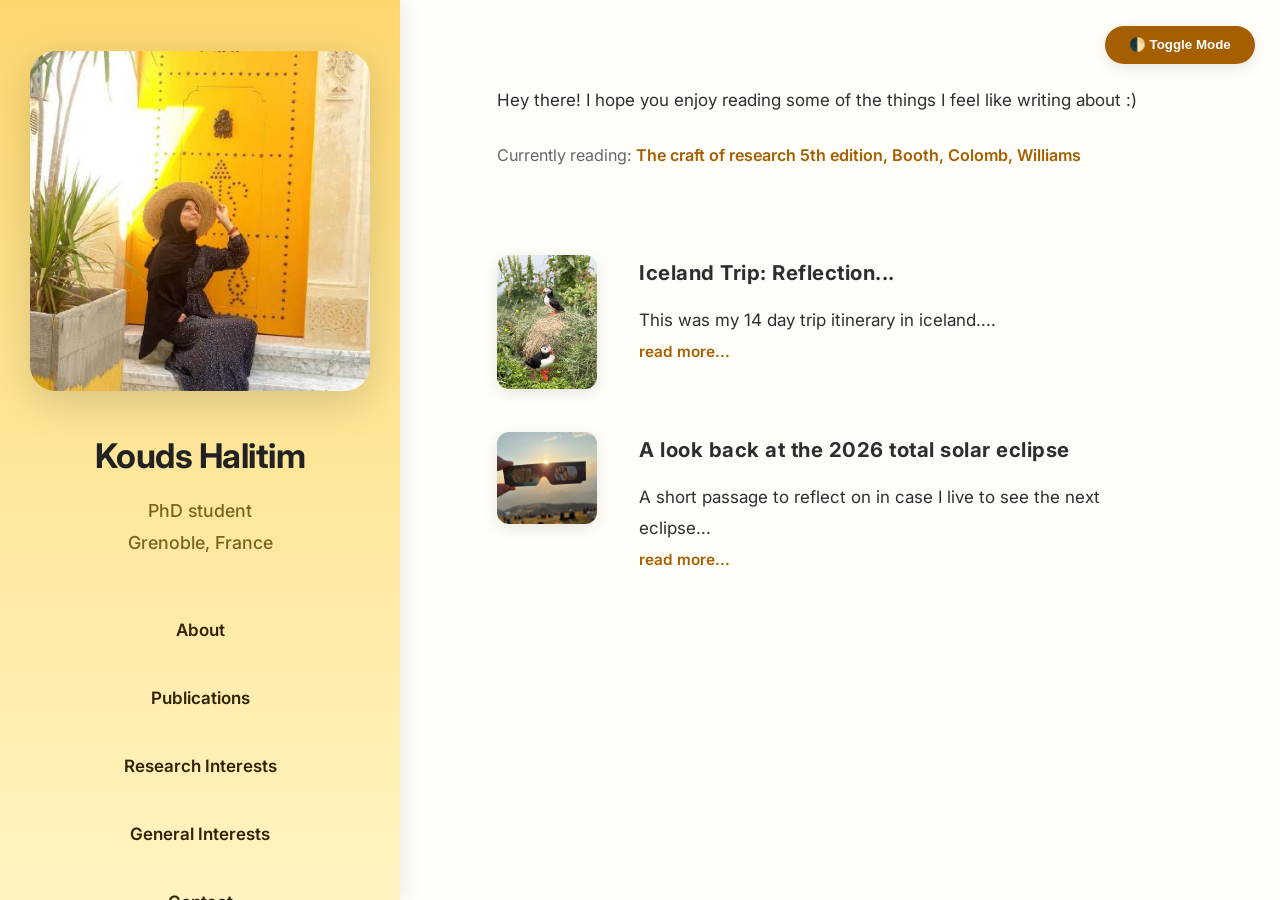
<file: interests.html>
<!DOCTYPE html>
<html lang="eng">
<head>
  <meta charset="UTF-8" />
  <meta name="viewpoint" content="width=device-width, initial-scale=1.0" />
  <title>Kouds HALITIM | PhD Student</title>
  <meta name="description" content="Portfolio of Kouds HALITIM" />
  <link rel="stylesheet" href="styles.css">
  <link rel="preconnect" href="https://fonts.googleapis.com">
  <link rel="preconnect" href="https://fonts.gstatic.com" crossorigin>
  <link href="https://fonts.googleapis.com/css2?family=Inter:wght@400;500;600;700&display=swap" rel="stylesheet">
  <script>
    function toggleTheme() {
      document.body.classList.toggle('dark-mode');
    }
  </script>  
</head>

<body>
  <button class="theme-toggle" onclick="toggleTheme()">🌓 Toggle Mode</button>
    <div class="layout">
    <aside class="sidebar">
      <div class="profile-container">
        <img src="88205726.jpeg" alt="Kouds Halitim" class="profile-pic" />
      </div>
      <h1>Kouds Halitim</h1>
      <p class="tagline">PhD student<br/>Grenoble, France</p>
      
      <nav>
        <ul>
          <li><a href="index.html#about">About</a></li>
          <li><a href="index.html#publications">Publications</a></li>
          <li><a href="index.html#research">Research Interests</a></li>
          <li><a href="interests.html">General Interests</a></li>
          <li><a href="index.html#contact">Contact</a></li>
        </ul>
      </nav>
    </aside>
    <main class="main">
      <section id="about">
        <p> Hey there! I hope you enjoy reading some of the things I feel like writing about :)</p>
        <p class="currently-reading">Currently reading: <a href="https://books.google.fr/books/about/The_Craft_of_Research_Fifth_Edition.html?id=sWwJEQAAQBAJ&redir_esc=y" target="_blank"><em>The craft of research 5th edition, Booth, Colomb, Williams</em></a> </p>
      </section>
      <section id="blog-list">
        <article class="blog-post">
          <div class="blog-image">
            <img src="cute_puffins.JPEG" alt="cute puffin">
          </div>
        
          <div class="blog-content">
            <h3>Iceland Trip: Reflection...</h3>
            <p>This was my 14 day trip itinerary in iceland....</p>
            <a href="iceland_trip.html" class="read-more">read more...</a>
          </div>
        </article>
          <!-- SECOND BLOCK -->
        <article class="blog-post">
          <div class="blog-image">
            <img src="FullSizeRender.JPEG" alt="eclipse">
          </div>
      
          <div class="blog-content">
            <h3>A look back at the 2026 total solar eclipse</h3>
            <p>A short passage to reflect on in case I live to see the next eclipse...</p>
            <a href="eclipse.html" class="read-more">read more...</a>
          </div>
        </article>
      </section>
    </main>
</body>
</file>
<file: styles.css>
:root {
  --bg-light: #fffef9;
  --bg-dark: #121212;
  --text-light: #2e2e2e;
  --text-dark: #f0f0f0;
  --accent: #a65f00;
  --sidebar-bg: linear-gradient(180deg, #fdd76e, #fff4c2);
  --transition: all 0.3s cubic-bezier(0.4, 0, 0.2, 1);
}

* {
  margin: 0;
  padding: 0;
  box-sizing: border-box;
}

html {
  scroll-behavior: smooth;
  font-size: 17px;
}

body {
  font-family: 'Inter', sans-serif;
  background-color: var(--bg-light);
  color: var(--text-light);
  line-height: 1.8;
  display: flex;
  transition: background-color 0.4s ease;
}

.layout {
  display: flex;
  width: 100%;
}

.sidebar {
  background: var(--sidebar-bg);
  width: 400px; 
  padding: 3rem 2rem;
  text-align: center;
  position: fixed;
  top: 0;
  bottom: 0;
  left: 0;
  box-shadow: 4px 0 20px rgba(0,0,0,0.08);
  display: flex;
  flex-direction: column;
  overflow-y: auto;
  z-index: 10;
}

.profile-container {
  width: 100%;
  display: flex;
  justify-content: center;
  margin-bottom: 2rem;
}

.profile-pic {
  width: 340px; 
  height: 340px;
  object-fit: cover;
  border: none; 
  padding: 0;  
  border-radius: 1.5rem; 
  box-shadow: 0 12px 40px rgba(0,0,0,0.15);
  transition: var(--transition);
}

.sidebar h1 {
  font-size: 2rem;
  font-weight: 700;
  margin-bottom: 0.5rem;
  color: #222;
  letter-spacing: -0.5px;
}

.tagline {
  font-size: 1.05rem;
  margin-bottom: 2.5rem;
  color: #554400;
  font-weight: 500;
  opacity: 0.8;
}

nav ul {
  list-style: none;
  padding: 0;
}

nav li {
  margin-bottom: 0.6rem;
}

nav a {
  display: block;
  padding: 0.8rem;
  color: #332200;
  font-weight: 600;
  text-decoration: none;
  border-radius: 12px;
  transition: var(--transition);
}
nav a:hover {
  background: rgba(255, 255, 255, 0.5);
  color: var(--accent);
}

.main {
  flex: 1;
  margin-left: 420px; 
  padding: 5rem 10% 5rem 6%;
}

section {
  margin-bottom: 5rem;
  max-width: 850px;
}

h2 {
  font-size: 1.3rem;
  color: var(--accent);
  margin-bottom: 1.8rem;
  text-transform: uppercase;
  letter-spacing: 1.5px;
  border-bottom: 2px solid rgba(166, 95, 0, 0.1);
  display: inline-block;
  padding-bottom: 6px;
}

.publications-list {
  list-style: none;
}

.publications-list li {
  margin-bottom: 1.5rem;
  padding: 1.2rem;
  background: rgba(0,0,0,0.02);
  border-radius: 12px;
}

.publications-list strong {
  display: block;
  font-size: 1.05rem;
  color: var(--text-light);
  line-height: 1.4;
  margin-bottom: 0.3rem;
}

.publications-list a {
  color: var(--accent);
  text-decoration: none;
  font-weight: 600;
  font-size: 0.9rem;
  display: inline-block;
  margin-top: 0.5rem;
}

.research-container {
  display: flex;
  flex-wrap: wrap;
  gap: 12px;
}

.research-chip {
  background: rgba(166, 95, 0, 0.08);
  color: var(--accent);
  padding: 10px 20px;
  border-radius: 50px;
  font-size: 0.9rem;
  font-weight: 600;
  border: 1px solid rgba(166, 95, 0, 0.15);
  transition: var(--transition);
}

.contact-info {
  list-style: none;
}

.contact-info li {
  margin-bottom: 1.2rem;
  font-size: 1.1rem;
  display: flex;
  align-items: center;
  gap: 10px;
}

.contact-info a {
  color: var(--accent);
  text-decoration: none;
  font-weight: 500;
  transition: var(--transition);
}

.theme-toggle {
  position: fixed;
  top: 1.5rem;
  right: 1.5rem;
  padding: 0.7rem 1.4rem;
  background: var(--accent);
  color: #fff;
  border: none;
  border-radius: 50px;
  cursor: pointer;
  z-index: 1000;
  font-weight: 600;
  box-shadow: 0 4px 15px rgba(0,0,0,0.1);
  transition: var(--transition);
}
.theme-toggle:hover {
filter: brightness(1.1);
}
body.dark-mode {
  background-color: var(--bg-dark);
  color: var(--text-dark);
}

body.dark-mode .sidebar {
  background: #181818;
  border-right: 1px solid #333;
}

body.dark-mode .sidebar h1, 
body.dark-mode .sidebar a,
body.dark-mode .tagline {
  color: var(--text-dark);
}

body.dark-mode .publications-list li {
  background: rgba(255,255,255,0.04);
}

body.dark-mode .publications-list strong {
  color: var(--text-dark);
}

.blog-post{
  display: flex;
  gap: 2.5rem;
  margin-bottom:2rem;
  align-items: flex-start;
}

.blog-image{
  flex: 0 0 100px;
  width: 100px;
  min-width: 100px;
  max-width: 100px;
}

.blog-image img {
  width: 100%;
  height: auto;
  border-radius: 12px;
  box-shadow: 0 4px 15px rgba(0,0,0,0.1);
}

.blog-content h3 {
  font-size: 1.2rem;
  margin-bottom: 0.8rem;
  color: var(--text-light);
  letter-spacing: 0.5px;
}

body.dark-mode .blog-content h3 {
  color: var(--text-dark);
}

.blog-excerpt {
  font-style: italic;
  font-size: 0.95rem;
  color: #666;
  margin-bottom: 1rem;
}

.read-more {
  color: var(--accent);
  text-decoration: none;
  font-weight: 600;
  font-size: 0.9rem;
  transition: var(--transition);
}

.read-more:hover {
  text-decoration: underline;
}

.photo-grid {
  display: grid;
  grid-template-columns: repeat(auto-fit, minmax(250px, 1fr));
  gap: 20px;
  margin: 30px 0;
}

.photo-card img {
  width: 100%;
  height: 500px;
  object-fit: cover;
  border-radius: 12px;
}

.photo-card.portrait img {
  height: 300px;
  object-fit: contain;
  background: #f5f5f5;

}

.photo-card p {
  text-align: center;
  font-size: 0.9rem;
}

.blog-post-full img {
  max-width: 100%;
  border-radius: 12px;
}

.blog-post-full img {
  max-width: 100%;
  border-radius: 12px;
}



.blog-post-full h3 {
  font-size: 1.6rem;
  color: var(--accent);
  margin-top: 3.5rem;
  margin-bottom: 1.2rem;
  letter-spacing: 0.5px;
  font-weight: 700;
}

.blog-post-full h4 {
  font-size: 1.35rem;
  color: var(--text-light);
  margin-top: 2.8rem;
  margin-bottom: 1rem;
  font-weight: 600;
  border-left: 4px solid var(--accent);
  padding-left: 12px;
}

.blog-post-full h5 {
  font-size: 1.15rem;
  color: var(--accent);
  margin-top: 2rem;
  margin-bottom: 0.8rem;
  font-weight: 600;
}


.blog-post-full p {
  margin-bottom: 1.5rem;
  line-height: 1.9;
}


.blog-post-full .blog-image {
  margin: 2.5rem 0;
}

.blog-post-full .blog-image img {
  width: 100%;
  border-radius: 12px;
  box-shadow: 0 8px 25px rgba(0,0,0,0.12);
}


/* Photo gallery */
.photo-grid {
  display: grid;
  grid-template-columns: repeat(auto-fit, minmax(250px, 1fr));
  gap: 20px;
  margin: 2.5rem 0;
}

.photo-card img {
  width: 100%;
  border-radius: 12px;
  box-shadow: 0 5px 15px rgba(0,0,0,0.1);
}

.photo-card p {
  text-align: center;
  font-size: 0.9rem;
  margin-top: 0.5rem;
}
.blog-video {
  margin: 2.5rem 0;
}

.blog-video video {
  width: 100%;
  max-width: 300px;
  border-radius: 12px;
  box-shadow: 0 8px 25px rgba(0,0,0,0.12);
}

body.dark-mode .blog-post-full h4 {
  color: var(--text-dark);
}

body.dark-mode .blog-post-full h3,
body.dark-mode .blog-post-full h5 {
  color: var(--accent);
}
.currently-reading {
  margin-top: 1.5rem;
  font-size: 0.95rem;
  color: #666;
}

.currently-reading em {
  color: var(--accent);
  font-style: normal;
  font-weight: 600;
}
.currently-reading a {
  color: var(--accent);
  text-decoration: none;
  font-weight: 600;
}

.currently-reading a:hover {
  text-decoration: underline;
}

@media (max-width: 1150px) {
  .layout { flex-direction: column; }
  .sidebar { 
    position: relative; 
    width: 100%; 
    height: auto; 
    border-right: none; 
    padding: 3rem 1.5rem;
  }
  .main { margin-left: 0; padding: 3rem 2rem; }
  .profile-pic { width: 260px; height: 260px; }
}
</file>
